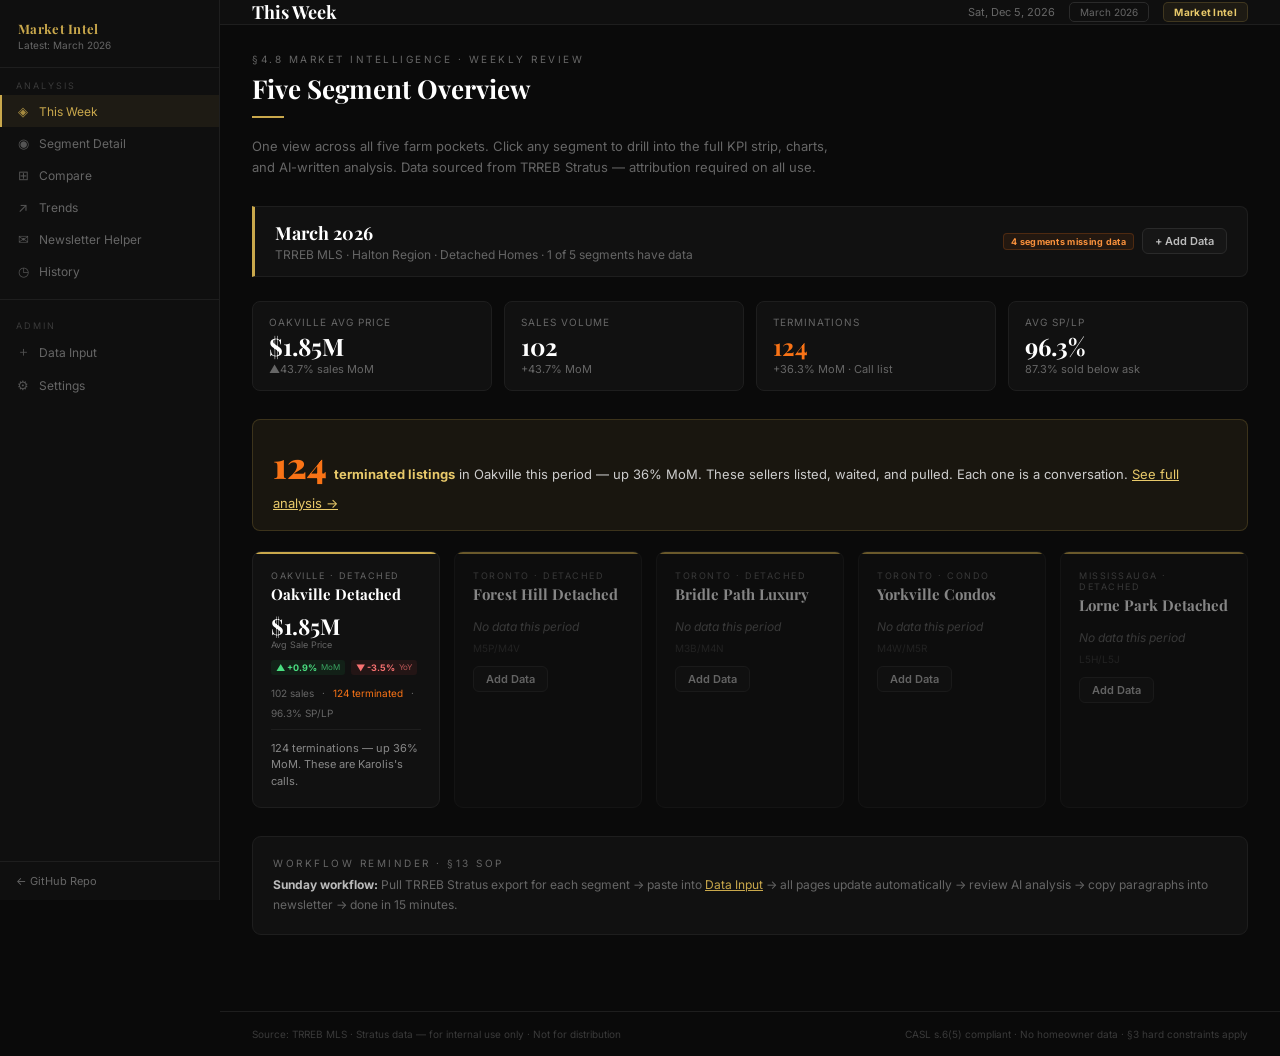
<file: index.html>
<!DOCTYPE html>
<html lang="en">
<head>
<meta charset="UTF-8">
<title>Market Intel — This Week</title>
<meta name="viewport" content="width=device-width, initial-scale=1">
<link href="https://fonts.googleapis.com/css2?family=Playfair+Display:ital,wght@0,400;0,700;0,900&family=Inter:wght@300;400;500;600;700&display=swap" rel="stylesheet">
<link rel="stylesheet" href="shared.css">
<style>
.week-header {
  background: var(--card);
  border: 1px solid var(--border);
  border-left: 3px solid var(--gold);
  border-radius: 0 8px 8px 0;
  padding: 14px 20px;
  margin-bottom: 24px;
  display: flex;
  align-items: center;
  justify-content: space-between;
}
.week-header-left h3 {
  font-family: 'Playfair Display', serif;
  font-size: 18px;
  font-weight: 700;
  color: #fff;
}
.week-header-left p { font-size: 12px; color: var(--muted); margin-top: 2px; }
.summary-strip {
  display: grid;
  grid-template-columns: repeat(4, 1fr);
  gap: 12px;
  margin-bottom: 28px;
}
.summary-card {
  background: var(--card);
  border: 1px solid var(--border);
  border-radius: 8px;
  padding: 14px 16px;
}
.summary-card-label { font-size: 10px; color: var(--muted); letter-spacing: 1px; text-transform: uppercase; margin-bottom: 6px; }
.summary-card-val {
  font-family: 'Playfair Display', serif;
  font-size: 24px;
  font-weight: 700;
  color: #fff;
  line-height: 1;
}
.summary-card-sub { font-size: 11px; color: var(--muted); margin-top: 4px; }
.no-data-banner {
  background: rgba(249,115,22,.06);
  border: 1px solid rgba(249,115,22,.2);
  border-radius: 8px;
  padding: 14px 20px;
  font-size: 13px;
  color: #fb923c;
  margin-bottom: 20px;
  display: flex;
  align-items: center;
  gap: 10px;
}
.alert-count {
  font-family: 'Playfair Display', serif;
  font-size: 36px;
  font-weight: 900;
  color: var(--orange);
  margin-right: 4px;
}
</style>
</head>
<body>
<div id="sidebar"></div>
<div class="main">
  <div class="topbar">
    <div class="page-title">This Week</div>
    <div class="topbar-right">
      <span class="tb-date" id="tb-date"></span>
      <span class="week-badge" id="week-label">Loading…</span>
      <span class="system-badge">Market Intel</span>
    </div>
  </div>
  <div class="content">
    <div class="page-header">
      <div class="sec-label">§4.8 Market Intelligence · Weekly Review</div>
      <h2>Five Segment Overview</h2>
      <div class="gold-bar"></div>
      <p>One view across all five farm pockets. Click any segment to drill into the full KPI strip, charts, and AI-written analysis. Data sourced from TRREB Stratus — attribution required on all use.</p>
    </div>

    <div id="week-header-area"></div>
    <div id="summary-strip-area"></div>
    <div id="alert-area"></div>

    <div id="segment-grid-area"></div>

    <div class="card mt-16">
      <div class="sec-label" style="margin-bottom:6px">Workflow Reminder · §13 SOP</div>
      <p style="font-size:12px;color:var(--muted);line-height:1.6">
        <strong style="color:#bbb">Sunday workflow:</strong> Pull TRREB Stratus export for each segment →
        paste into <a href="input.html" style="color:var(--gold)">Data Input</a> →
        all pages update automatically → review AI analysis →
        copy paragraphs into newsletter → done in 15 minutes.
      </p>
    </div>
  </div>
  <footer class="page-footer">
    <span>Source: TRREB MLS · Stratus data — for internal use only · Not for distribution</span>
    <span>CASL s.6(5) compliant · No homeowner data · §3 hard constraints apply</span>
  </footer>
</div>

<script src="shared.js"></script>
<script>
buildMISidebar('index');
setDate(document.getElementById('tb-date'));

const week = getLatestWeek();

// Week header
if (week) {
  document.getElementById('week-label').textContent = week.period_label;
  const segmentsWithData = Object.values(week.segments).filter(Boolean).length;
  document.getElementById('week-header-area').innerHTML = `
    <div class="week-header">
      <div class="week-header-left">
        <h3>${week.period_label}</h3>
        <p>${week.source || 'TRREB MLS'} · ${segmentsWithData} of 5 segments have data</p>
      </div>
      <div style="display:flex;gap:8px;align-items:center">
        ${segmentsWithData < 5 ? `<span class="badge badge-orange">${5 - segmentsWithData} segments missing data</span>` : '<span class="badge badge-green">All segments active</span>'}
        <a href="input.html" class="btn btn-sm">+ Add Data</a>
      </div>
    </div>`;

  // Summary strip — aggregate across segments with data
  const oakData = getSegmentData(week, 'oakville-detached');
  if (oakData) {
    const s = oakData.selected;
    const p = oakData.prior;
    const momVol = computeDelta(s.transactions, p?.transactions);
    const momTerm = computeDelta(s.terminations, p?.terminations);
    document.getElementById('summary-strip-area').innerHTML = `
      <div class="summary-strip">
        <div class="summary-card">
          <div class="summary-card-label">Oakville Avg Price</div>
          <div class="summary-card-val">${fmtCurrency(s.avg_price, true)}</div>
          <div class="summary-card-sub">${momVol != null ? (momVol >= 0 ? '▲' : '▼') + Math.abs(momVol).toFixed(1) + '% sales MoM' : '—'}</div>
        </div>
        <div class="summary-card">
          <div class="summary-card-label">Sales Volume</div>
          <div class="summary-card-val">${fmtNum(s.transactions)}</div>
          <div class="summary-card-sub">${momVol != null ? (momVol >= 0 ? '+' : '') + momVol.toFixed(1) + '% MoM' : '—'}</div>
        </div>
        <div class="summary-card">
          <div class="summary-card-label">Terminations</div>
          <div class="summary-card-val" style="color:var(--orange)">${fmtNum(s.terminations)}</div>
          <div class="summary-card-sub">${momTerm != null ? (momTerm >= 0 ? '+' : '') + momTerm.toFixed(1) + '% MoM · Call list' : '—'}</div>
        </div>
        <div class="summary-card">
          <div class="summary-card-label">Avg SP/LP</div>
          <div class="summary-card-val">${fmtPct(s.avg_splp)}</div>
          <div class="summary-card-sub">${fmtPct(s.pct_below_list)} sold below ask</div>
        </div>
      </div>`;

    if (s.terminations > 100) {
      document.getElementById('alert-area').innerHTML = `
        <div class="alert-box" style="margin-bottom:20px">
          <strong><span class="alert-count">${s.terminations}</span> terminated listings</strong> in Oakville this period — up ${momTerm != null ? Math.abs(momTerm).toFixed(0) + '%' : 'sharply'} MoM.
          These sellers listed, waited, and pulled. Each one is a conversation. <a href="segment.html?id=oakville-detached" style="color:var(--gold2)">See full analysis →</a>
        </div>`;
    }
  }
} else {
  document.getElementById('week-label').textContent = 'No data';
  document.getElementById('week-header-area').innerHTML = `
    <div class="no-data-banner">
      ⚠ No market data loaded yet. <a href="input.html" style="color:var(--gold);margin-left:6px">Add your first week's data →</a>
    </div>`;
}

// Segment tiles
const tilesEl = document.getElementById('segment-grid-area');
tilesEl.innerHTML = `<div class="segment-grid">${MI_SEGMENTS.map(seg => {
  const segData = week ? getSegmentData(week, seg.id) : null;
  if (!segData) {
    return `<div class="segment-tile no-data">
      <div class="tile-city">${seg.city} · ${seg.type}</div>
      <div class="tile-name">${seg.name}</div>
      <div class="tile-no-data">No data this period</div>
      <div style="font-size:10px;color:var(--muted2);margin-top:8px">${seg.postalCodes}</div>
      <div style="margin-top:12px"><a href="input.html" class="btn btn-sm">Add Data</a></div>
    </div>`;
  }
  const sel  = segData.selected;
  const prior = segData.prior;
  const momPrice = computeDelta(sel.avg_price, prior?.avg_price);
  const momVol   = computeDelta(sel.transactions, prior?.transactions);
  const yoyPrice = computeDelta(sel.avg_price, segData.same_period_last_year?.avg_price);
  const insight  = generateTileInsight(segData);
  return `<a class="segment-tile" href="segment.html?id=${seg.id}">
    <div class="tile-city">${seg.city} · ${seg.type}</div>
    <div class="tile-name">${seg.name}</div>
    <div class="tile-kpi-val">${fmtCurrency(sel.avg_price, true)}</div>
    <div class="tile-kpi-label">Avg Sale Price</div>
    <div class="tile-deltas">
      ${deltaChip(momPrice, true, 'MoM')}
      ${deltaChip(yoyPrice, true, 'YoY')}
    </div>
    <div style="display:flex;gap:8px;margin-bottom:10px;flex-wrap:wrap">
      <span style="font-size:10px;color:var(--muted)">${fmtNum(sel.transactions)} sales</span>
      <span style="font-size:10px;color:var(--muted)">·</span>
      <span style="font-size:10px;color:${sel.terminations>100?'var(--orange)':'var(--muted)'}">${fmtNum(sel.terminations)} terminated</span>
      <span style="font-size:10px;color:var(--muted)">·</span>
      <span style="font-size:10px;color:var(--muted)">${fmtPct(sel.avg_splp)} SP/LP</span>
    </div>
    <div class="tile-takeaway">${insight}</div>
  </a>`;
}).join('')}</div>`;
</script>
</body>
</html>
</file>
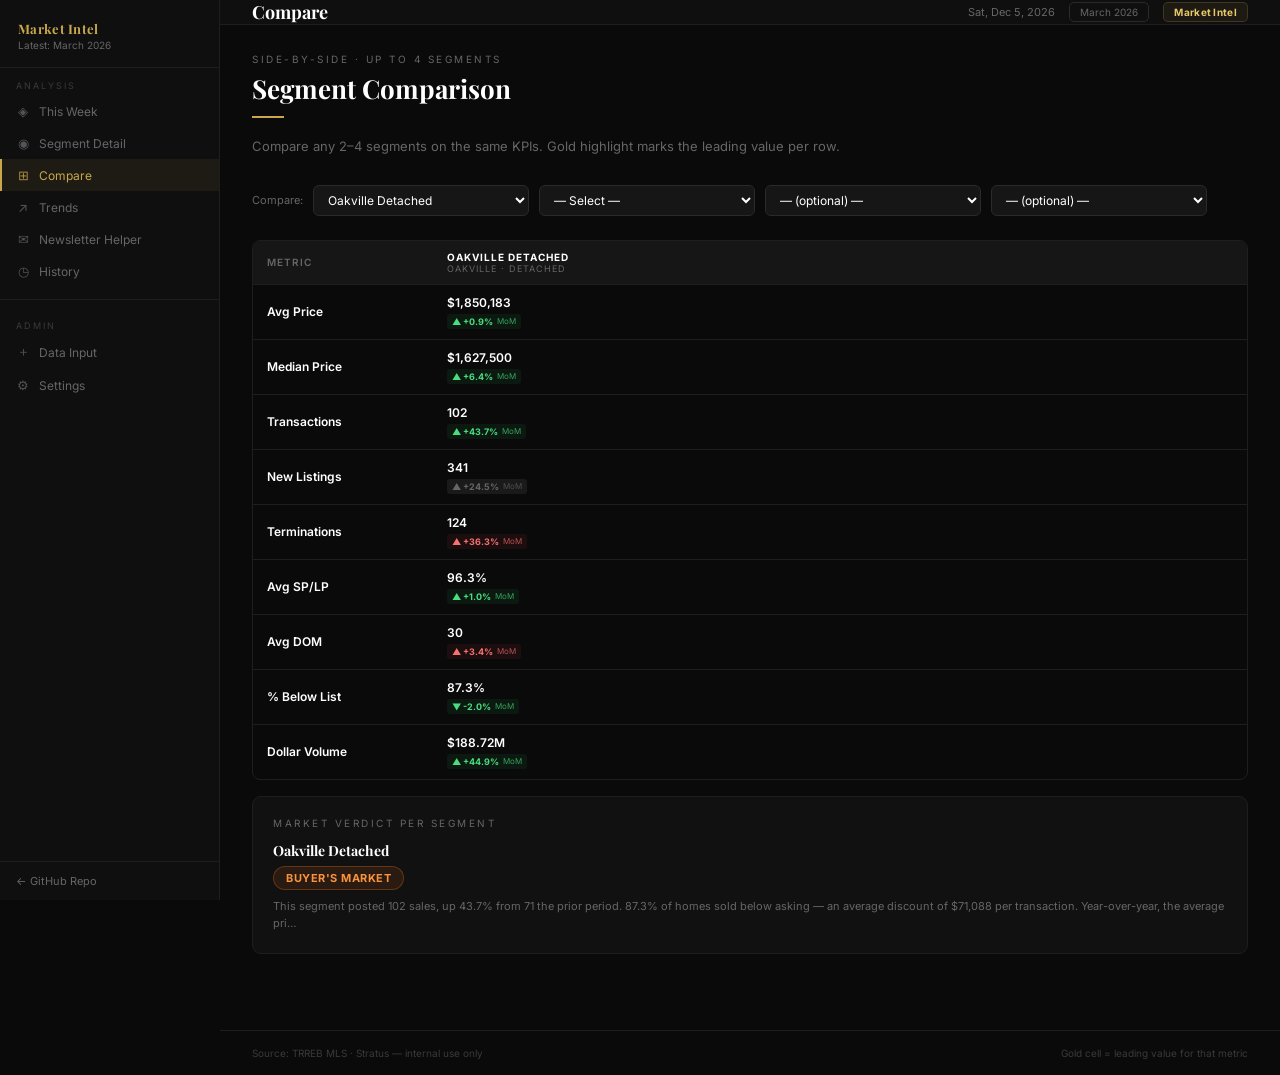
<file: compare.html>
<!DOCTYPE html>
<html lang="en">
<head>
<meta charset="UTF-8">
<title>Market Intel — Compare</title>
<meta name="viewport" content="width=device-width, initial-scale=1">
<link href="https://fonts.googleapis.com/css2?family=Playfair+Display:ital,wght@0,400;0,700;0,900&family=Inter:wght@300;400;500;600;700&display=swap" rel="stylesheet">
<link rel="stylesheet" href="shared.css">
<style>
.compare-picker { display: flex; gap: 10px; align-items: center; flex-wrap: wrap; margin-bottom: 24px; }
.compare-picker label { font-size: 11px; color: var(--muted); }
.compare-picker select { background: var(--card2); border: 1px solid var(--border2); border-radius: 6px; padding: 6px 10px; color: #fff; font-size: 12px; font-family: 'Inter',sans-serif; outline: none; cursor: pointer; }
.compare-picker select:focus { border-color: var(--gold); }
.best-cell { background: rgba(201,168,76,.06); }
</style>
</head>
<body>
<div id="sidebar"></div>
<div class="main">
  <div class="topbar">
    <div class="page-title">Compare</div>
    <div class="topbar-right">
      <span class="tb-date" id="tb-date"></span>
      <span class="week-badge" id="week-label">—</span>
      <span class="system-badge">Market Intel</span>
    </div>
  </div>
  <div class="content">
    <div class="page-header">
      <div class="sec-label">Side-by-side · Up to 4 segments</div>
      <h2>Segment Comparison</h2>
      <div class="gold-bar"></div>
      <p>Compare any 2–4 segments on the same KPIs. Gold highlight marks the leading value per row.</p>
    </div>

    <div class="compare-picker">
      <label>Compare:</label>
      <select id="sel-a" onchange="renderCompare()"><option value="">— Select —</option></select>
      <select id="sel-b" onchange="renderCompare()"><option value="">— Select —</option></select>
      <select id="sel-c" onchange="renderCompare()"><option value="">— (optional) —</option></select>
      <select id="sel-d" onchange="renderCompare()"><option value="">— (optional) —</option></select>
    </div>

    <div id="compare-area"></div>
  </div>
  <footer class="page-footer">
    <span>Source: TRREB MLS · Stratus — internal use only</span>
    <span>Gold cell = leading value for that metric</span>
  </footer>
</div>

<script src="shared.js"></script>
<script>
buildMISidebar('compare');
setDate(document.getElementById('tb-date'));

const week = getLatestWeek();
if (week) document.getElementById('week-label').textContent = week.period_label;

// Populate selects with segments that have data
MI_SEGMENTS.forEach(seg => {
  const hasData = week && getSegmentData(week, seg.id) != null;
  const opt = `<option value="${seg.id}" ${!hasData ? 'disabled' : ''}>${seg.name}${!hasData ? ' (no data)' : ''}</option>`;
  ['sel-a','sel-b','sel-c','sel-d'].forEach(id => {
    document.getElementById(id).insertAdjacentHTML('beforeend', opt);
  });
});

// Default: select Oakville
document.getElementById('sel-a').value = 'oakville-detached';
renderCompare();

function renderCompare() {
  const ids = ['sel-a','sel-b','sel-c','sel-d'].map(id => document.getElementById(id).value).filter(Boolean);
  const el = document.getElementById('compare-area');

  if (ids.length < 1) {
    el.innerHTML = `<div class="empty-state"><div class="empty-state-icon">⊞</div><div class="empty-state-title">Select at least 2 segments</div></div>`;
    return;
  }

  const columns = ids.map(id => {
    const segMeta = MI_SEGMENTS.find(s => s.id === id);
    const segData = week ? getSegmentData(week, id) : null;
    return { id, segMeta, segData };
  }).filter(c => c.segData);

  if (columns.length < 1) {
    el.innerHTML = `<div class="empty-state"><div class="empty-state-title">No data for selected segments</div><div class="empty-state-sub">Add data via <a href="input.html" style="color:var(--gold)">Data Input</a></div></div>`;
    return;
  }

  // Render comparison table
  el.innerHTML = `<div class="tbl-wrap"><table>
    <thead><tr>
      <th style="width:180px">Metric</th>
      ${columns.map(c => `<th>
        <div style="font-weight:700;color:#fff">${c.segMeta.name}</div>
        <div style="font-size:9px;color:var(--muted);font-weight:400">${c.segMeta.city} · ${c.segMeta.type}</div>
      </th>`).join('')}
    </tr></thead>
    <tbody>
      ${MI_KPIS.map(kpi => {
        const values = columns.map(c => c.segData.selected[kpi.key]);
        const validVals = values.filter(v => v != null);
        let bestVal = null;
        if (validVals.length > 1 && kpi.higherIsBetter !== null) {
          bestVal = kpi.higherIsBetter ? Math.max(...validVals) : Math.min(...validVals);
        }
        return `<tr>
          <td class="td-main">${kpi.label}</td>
          ${columns.map(c => {
            const val = c.segData.selected[kpi.key];
            const prior = c.segData.prior;
            const mom = computeDelta(val, prior?.[kpi.key]);
            const isBest = bestVal != null && val === bestVal;
            return `<td ${isBest ? 'class="best-cell"' : ''}>
              <div style="font-weight:600;color:${isBest ? 'var(--gold2)' : '#fff'}">${fmtVal(val, kpi.format)}</div>
              ${mom != null ? `<div style="margin-top:3px">${deltaChip(mom, kpi.higherIsBetter, 'MoM')}</div>` : ''}
            </td>`;
          }).join('')}
        </tr>`;
      }).join('')}
    </tbody>
  </table></div>

  <!-- Verdict row -->
  <div class="card mt-16">
    <div class="sec-label" style="margin-bottom:12px">Market Verdict per Segment</div>
    <div style="display:grid;grid-template-columns:repeat(${columns.length},1fr);gap:14px">
      ${columns.map(c => {
        const sel = c.segData.selected;
        const buyerMarket = sel.avg_splp < 97.5 && sel.pct_below_list > 75;
        const n = generateNarrative(c.segData);
        return `<div>
          <div style="font-family:'Playfair Display',serif;font-size:14px;font-weight:700;color:#fff;margin-bottom:6px">${c.segMeta.name}</div>
          <div class="verdict-pill ${buyerMarket ? 'verdict-buyer' : 'verdict-seller'}" style="display:inline-block;margin-bottom:8px">${buyerMarket ? "Buyer's Market" : "Seller's Market"}</div>
          <div style="font-size:11px;color:var(--muted);line-height:1.6">${n ? n.execSummary.slice(0, 180) + '…' : '—'}</div>
        </div>`;
      }).join('')}
    </div>
  </div>`;
}
</script>
<style>
.verdict-pill { font-size:11px;font-weight:700;padding:4px 12px;border-radius:100px;letter-spacing:.5px;text-transform:uppercase; }
.verdict-buyer { background:rgba(249,115,22,.1);border:1px solid rgba(249,115,22,.3);color:#fb923c; }
.verdict-seller { background:var(--green-dim);border:1px solid rgba(34,197,94,.3);color:#4ade80; }
</style>
</body>
</html>
</file>
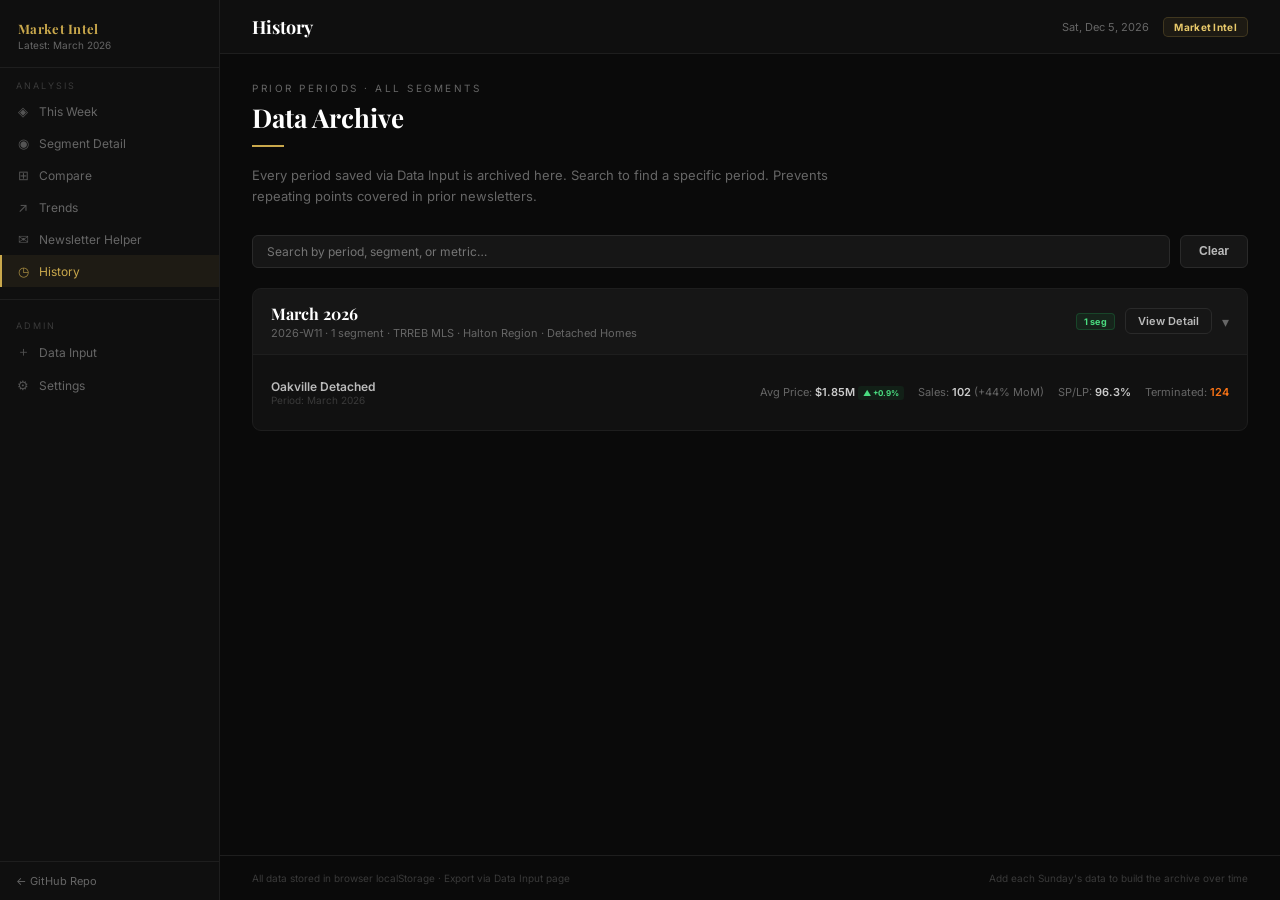
<file: history.html>
<!DOCTYPE html>
<html lang="en">
<head>
<meta charset="UTF-8">
<title>Market Intel — History</title>
<meta name="viewport" content="width=device-width, initial-scale=1">
<link href="https://fonts.googleapis.com/css2?family=Playfair+Display:ital,wght@0,400;0,700;0,900&family=Inter:wght@300;400;500;600;700&display=swap" rel="stylesheet">
<link rel="stylesheet" href="shared.css">
<style>
.history-search { display: flex; gap: 10px; margin-bottom: 20px; }
.history-search input {
  flex: 1;
  background: var(--card2);
  border: 1px solid var(--border2);
  border-radius: 6px;
  padding: 8px 14px;
  color: #fff;
  font-size: 12px;
  font-family: 'Inter', sans-serif;
  outline: none;
}
.history-search input:focus { border-color: var(--gold); }
.history-week-card { background: var(--card); border: 1px solid var(--border); border-radius: 9px; overflow: hidden; margin-bottom: 12px; }
.history-week-header { padding: 14px 18px; display: flex; align-items: center; justify-content: space-between; cursor: pointer; border-bottom: 1px solid transparent; transition: background .15s; }
.history-week-header:hover { background: rgba(255,255,255,.02); }
.history-week-header.open { border-bottom-color: var(--border); background: rgba(255,255,255,.02); }
.history-week-period { font-family: 'Playfair Display', serif; font-size: 16px; font-weight: 700; color: #fff; }
.history-week-meta { font-size: 11px; color: var(--muted); margin-top: 2px; }
.history-week-body { padding: 16px 18px; display: none; }
.history-week-body.open { display: block; }
.history-seg-row { display: flex; justify-content: space-between; align-items: center; padding: 8px 0; border-bottom: 1px solid var(--border); }
.history-seg-row:last-child { border-bottom: none; }
.history-seg-name { font-size: 12px; font-weight: 600; color: #bbb; }
.history-seg-kpis { display: flex; gap: 14px; }
.history-seg-kpi { font-size: 11px; color: var(--muted); }
.history-seg-kpi strong { color: #ccc; font-weight: 600; }
</style>
</head>
<body>
<div id="sidebar"></div>
<div class="main">
  <div class="topbar">
    <div class="page-title">History</div>
    <div class="topbar-right">
      <span class="tb-date" id="tb-date"></span>
      <span class="system-badge">Market Intel</span>
    </div>
  </div>
  <div class="content">
    <div class="page-header">
      <div class="sec-label">Prior Periods · All Segments</div>
      <h2>Data Archive</h2>
      <div class="gold-bar"></div>
      <p>Every period saved via Data Input is archived here. Search to find a specific period. Prevents repeating points covered in prior newsletters.</p>
    </div>

    <div class="history-search">
      <input type="text" id="search-input" placeholder="Search by period, segment, or metric…" oninput="filterHistory()">
      <button class="btn" onclick="document.getElementById('search-input').value=''; filterHistory()">Clear</button>
    </div>

    <div id="history-list"></div>
  </div>
  <footer class="page-footer">
    <span>All data stored in browser localStorage · Export via Data Input page</span>
    <span>Add each Sunday's data to build the archive over time</span>
  </footer>
</div>

<script src="shared.js"></script>
<script>
buildMISidebar('history');
setDate(document.getElementById('tb-date'));

let allWeeks = getAllWeeks();
let filteredWeeks = allWeeks;

function filterHistory() {
  const q = document.getElementById('search-input').value.toLowerCase();
  filteredWeeks = q ? allWeeks.filter(w =>
    w.period_label.toLowerCase().includes(q) ||
    w.week.toLowerCase().includes(q) ||
    (w.source && w.source.toLowerCase().includes(q))
  ) : allWeeks;
  renderHistory();
}

function toggleWeek(weekKey) {
  const body = document.getElementById(`hbody-${weekKey.replace(/\W/g,'')}`);
  const header = document.getElementById(`hhead-${weekKey.replace(/\W/g,'')}`);
  if (body) {
    const open = body.classList.toggle('open');
    header.classList.toggle('open', open);
  }
}

function renderHistory() {
  const el = document.getElementById('history-list');
  if (filteredWeeks.length === 0) {
    el.innerHTML = `<div class="empty-state">
      <div class="empty-state-icon">◷</div>
      <div class="empty-state-title">No matching periods</div>
      <div class="empty-state-sub">Add market data via <a href="input.html" style="color:var(--gold)">Data Input</a> each week.</div>
    </div>`;
    return;
  }

  el.innerHTML = filteredWeeks.map(week => {
    const safeKey = week.week.replace(/\W/g,'');
    const segsWithData = Object.values(week.segments || {}).filter(Boolean);
    return `<div class="history-week-card">
      <div class="history-week-header" id="hhead-${safeKey}" onclick="toggleWeek('${week.week}')">
        <div>
          <div class="history-week-period">${week.period_label}</div>
          <div class="history-week-meta">${week.week} · ${segsWithData.length} segment${segsWithData.length !== 1 ? 's' : ''} · ${week.source || 'TRREB MLS'}</div>
        </div>
        <div style="display:flex;gap:10px;align-items:center">
          ${segsWithData.length > 0 ? `<span class="badge badge-green">${segsWithData.length} seg</span>` : ''}
          <a href="segment.html" class="btn btn-sm" onclick="event.stopPropagation()">View Detail</a>
          <span style="font-size:14px;color:var(--muted)">▾</span>
        </div>
      </div>
      <div class="history-week-body" id="hbody-${safeKey}">
        ${segsWithData.length === 0 ? `<div style="font-size:12px;color:var(--muted);padding:8px 0">No segment data recorded for this period.</div>` :
          segsWithData.map(seg => {
            const s = seg.selected;
            const p = seg.prior;
            const momPrice = computeDelta(s.avg_price, p?.avg_price);
            const momVol   = computeDelta(s.transactions, p?.transactions);
            return `<div class="history-seg-row">
              <div>
                <div class="history-seg-name">${seg.segment_name}</div>
                <div style="font-size:10px;color:var(--muted2)">Period: ${week.period_label}</div>
              </div>
              <div class="history-seg-kpis">
                <div class="history-seg-kpi">Avg Price: <strong>${fmtCurrency(s.avg_price, true)}</strong>${momPrice != null ? ` <span class="delta-chip ${momPrice >= 0 ? 'delta-up' : 'delta-down'}" style="font-size:8px">${deltaArrow(momPrice)} ${fmtDelta(momPrice)}</span>` : ''}</div>
                <div class="history-seg-kpi">Sales: <strong>${fmtNum(s.transactions)}</strong>${momVol != null ? ` (${momVol >= 0 ? '+' : ''}${momVol.toFixed(0)}% MoM)` : ''}</div>
                <div class="history-seg-kpi">SP/LP: <strong>${fmtPct(s.avg_splp)}</strong></div>
                <div class="history-seg-kpi">Terminated: <strong style="color:var(--orange)">${fmtNum(s.terminations)}</strong></div>
              </div>
            </div>`;
          }).join('')
        }
      </div>
    </div>`;
  }).join('');

  // Auto-open first week
  if (filteredWeeks.length > 0) {
    toggleWeek(filteredWeeks[0].week);
  }
}

renderHistory();
</script>
</body>
</html>
</file>
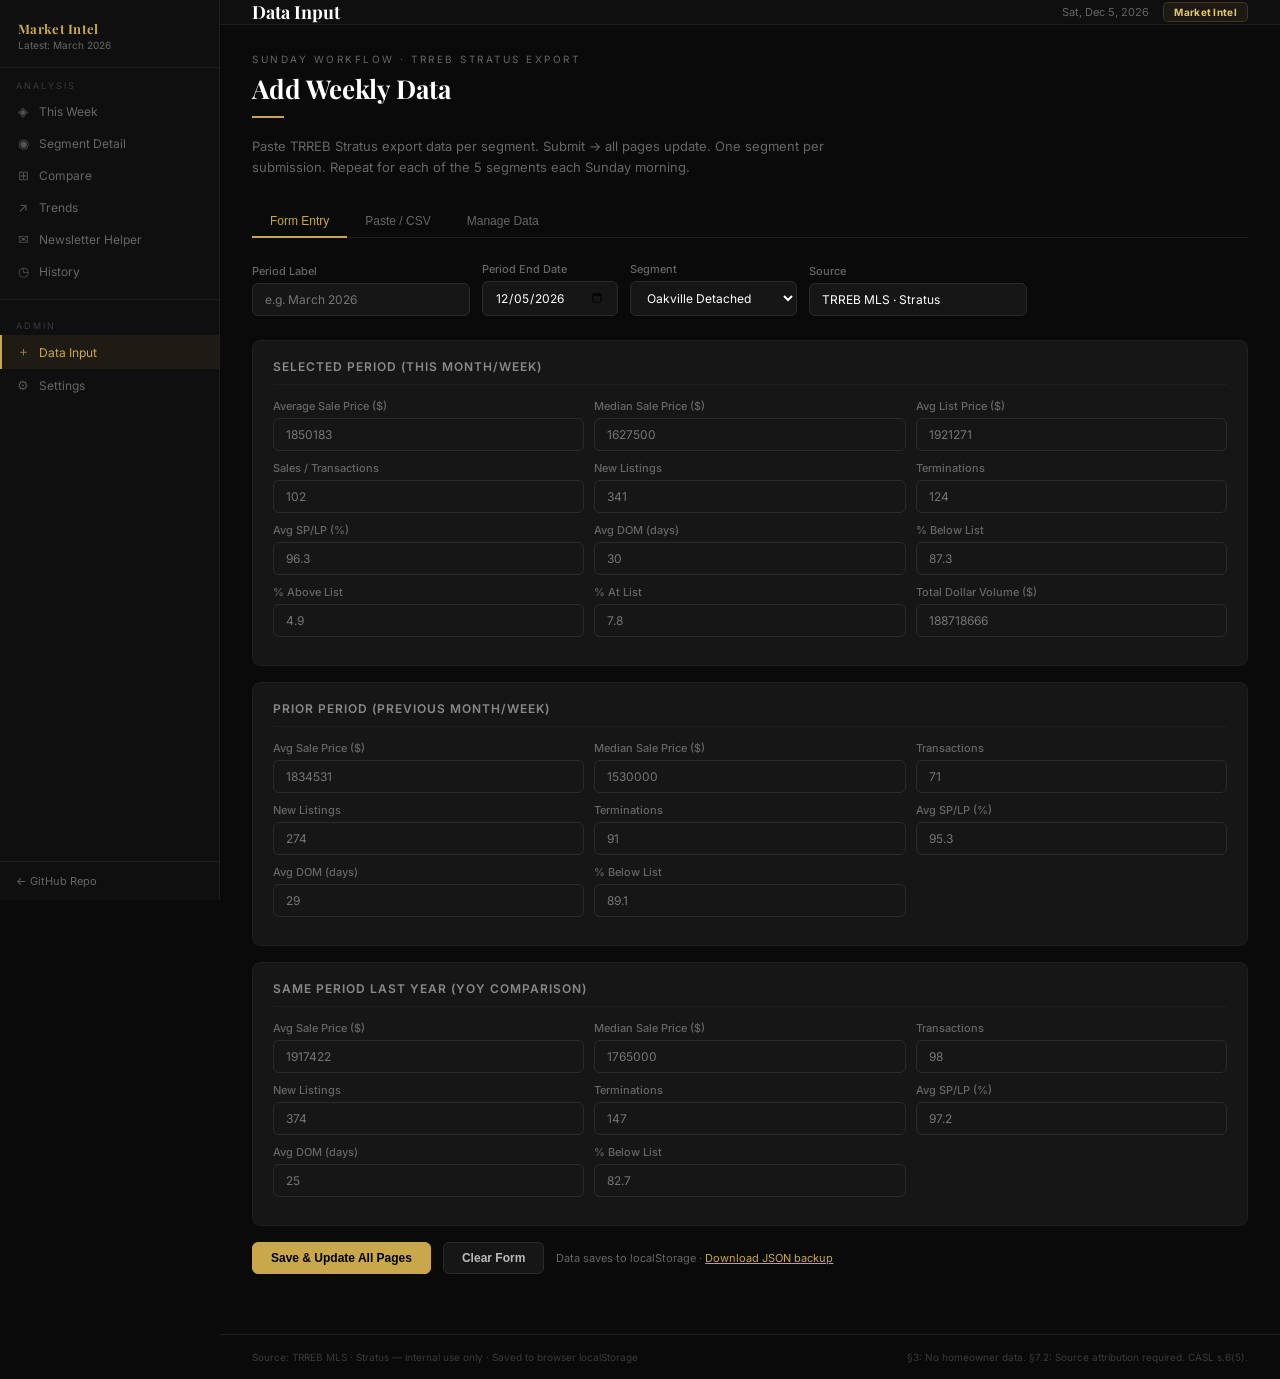
<file: input.html>
<!DOCTYPE html>
<html lang="en">
<head>
<meta charset="UTF-8">
<title>Market Intel — Data Input</title>
<meta name="viewport" content="width=device-width, initial-scale=1">
<link href="https://fonts.googleapis.com/css2?family=Playfair+Display:ital,wght@0,400;0,700;0,900&family=Inter:wght@300;400;500;600;700&display=swap" rel="stylesheet">
<link rel="stylesheet" href="shared.css">
<style>
.input-tabs { display: flex; gap: 0; border-bottom: 1px solid var(--border); margin-bottom: 24px; }
.input-tab { padding: 8px 18px; font-size: 12px; font-weight: 500; color: var(--muted); cursor: pointer; background: none; border: none; border-bottom: 2px solid transparent; margin-bottom: -1px; transition: all .15s; }
.input-tab:hover { color: #bbb; }
.input-tab.active { color: var(--gold); border-bottom-color: var(--gold); }
.success-bar {
  display: none;
  background: var(--green-dim);
  border: 1px solid rgba(34,197,94,.3);
  border-radius: 8px;
  padding: 12px 18px;
  font-size: 13px;
  color: #4ade80;
  margin-bottom: 20px;
  align-items: center;
  gap: 10px;
}
.success-bar.show { display: flex; }
.period-selector { display: flex; gap: 12px; align-items: flex-end; margin-bottom: 24px; flex-wrap: wrap; }
.sub-section { background: var(--card2); border: 1px solid var(--border); border-radius: 8px; padding: 18px 20px; margin-bottom: 16px; }
.sub-section-title { font-size: 12px; font-weight: 600; color: #888; letter-spacing: 1px; text-transform: uppercase; margin-bottom: 14px; border-bottom: 1px solid var(--border); padding-bottom: 10px; }
.paste-area {
  background: var(--card2);
  border: 1px solid var(--border2);
  border-radius: 6px;
  padding: 12px;
  color: #fff;
  font-size: 11px;
  font-family: 'SF Mono', 'Fira Code', monospace;
  width: 100%;
  min-height: 140px;
  outline: none;
  resize: vertical;
  line-height: 1.6;
}
.paste-area:focus { border-color: var(--gold); }
.field-row { display: grid; grid-template-columns: 1fr 1fr 1fr; gap: 10px; margin-bottom: 10px; }
</style>
</head>
<body>
<div id="sidebar"></div>
<div class="main">
  <div class="topbar">
    <div class="page-title">Data Input</div>
    <div class="topbar-right">
      <span class="tb-date" id="tb-date"></span>
      <span class="system-badge">Market Intel</span>
    </div>
  </div>
  <div class="content">
    <div class="page-header">
      <div class="sec-label">Sunday Workflow · TRREB Stratus Export</div>
      <h2>Add Weekly Data</h2>
      <div class="gold-bar"></div>
      <p>Paste TRREB Stratus export data per segment. Submit → all pages update. One segment per submission. Repeat for each of the 5 segments each Sunday morning.</p>
    </div>

    <div id="success-bar" class="success-bar">✓ Data saved. All pages will reflect the new week.</div>

    <div class="input-tabs">
      <button class="input-tab active" onclick="switchInputTab('form', this)">Form Entry</button>
      <button class="input-tab" onclick="switchInputTab('paste', this)">Paste / CSV</button>
      <button class="input-tab" onclick="switchInputTab('manage', this)">Manage Data</button>
    </div>

    <!-- FORM ENTRY TAB -->
    <div id="tab-form">
      <div class="period-selector">
        <div class="form-group">
          <label class="form-label">Period Label</label>
          <input class="form-input" id="f-period-label" placeholder="e.g. March 2026" type="text">
        </div>
        <div class="form-group">
          <label class="form-label">Period End Date</label>
          <input class="form-input" id="f-period-end" type="date">
        </div>
        <div class="form-group">
          <label class="form-label">Segment</label>
          <select class="form-select" id="f-segment">
            ${MI_SEGMENTS ? '' : ''}
          </select>
        </div>
        <div class="form-group">
          <label class="form-label">Source</label>
          <input class="form-input" id="f-source" value="TRREB MLS · Stratus" type="text">
        </div>
      </div>

      <!-- Selected Period -->
      <div class="sub-section">
        <div class="sub-section-title">Selected Period (This Month/Week)</div>
        <div class="field-row">
          <div class="form-group"><label class="form-label">Average Sale Price ($)</label><input class="form-input" id="f-avg-price" type="number" placeholder="1850183"></div>
          <div class="form-group"><label class="form-label">Median Sale Price ($)</label><input class="form-input" id="f-med-price" type="number" placeholder="1627500"></div>
          <div class="form-group"><label class="form-label">Avg List Price ($)</label><input class="form-input" id="f-avg-list" type="number" placeholder="1921271"></div>
        </div>
        <div class="field-row">
          <div class="form-group"><label class="form-label">Sales / Transactions</label><input class="form-input" id="f-trans" type="number" placeholder="102"></div>
          <div class="form-group"><label class="form-label">New Listings</label><input class="form-input" id="f-listings" type="number" placeholder="341"></div>
          <div class="form-group"><label class="form-label">Terminations</label><input class="form-input" id="f-term" type="number" placeholder="124"></div>
        </div>
        <div class="field-row">
          <div class="form-group"><label class="form-label">Avg SP/LP (%)</label><input class="form-input" id="f-splp" type="number" step="0.1" placeholder="96.3"></div>
          <div class="form-group"><label class="form-label">Avg DOM (days)</label><input class="form-input" id="f-dom" type="number" placeholder="30"></div>
          <div class="form-group"><label class="form-label">% Below List</label><input class="form-input" id="f-below" type="number" step="0.1" placeholder="87.3"></div>
        </div>
        <div class="field-row">
          <div class="form-group"><label class="form-label">% Above List</label><input class="form-input" id="f-above" type="number" step="0.1" placeholder="4.9"></div>
          <div class="form-group"><label class="form-label">% At List</label><input class="form-input" id="f-at" type="number" step="0.1" placeholder="7.8"></div>
          <div class="form-group"><label class="form-label">Total Dollar Volume ($)</label><input class="form-input" id="f-dollarvol" type="number" placeholder="188718666"></div>
        </div>
      </div>

      <!-- Prior Period -->
      <div class="sub-section">
        <div class="sub-section-title">Prior Period (Previous Month/Week)</div>
        <div class="field-row">
          <div class="form-group"><label class="form-label">Avg Sale Price ($)</label><input class="form-input" id="p-avg-price" type="number" placeholder="1834531"></div>
          <div class="form-group"><label class="form-label">Median Sale Price ($)</label><input class="form-input" id="p-med-price" type="number" placeholder="1530000"></div>
          <div class="form-group"><label class="form-label">Transactions</label><input class="form-input" id="p-trans" type="number" placeholder="71"></div>
        </div>
        <div class="field-row">
          <div class="form-group"><label class="form-label">New Listings</label><input class="form-input" id="p-listings" type="number" placeholder="274"></div>
          <div class="form-group"><label class="form-label">Terminations</label><input class="form-input" id="p-term" type="number" placeholder="91"></div>
          <div class="form-group"><label class="form-label">Avg SP/LP (%)</label><input class="form-input" id="p-splp" type="number" step="0.1" placeholder="95.3"></div>
        </div>
        <div class="field-row">
          <div class="form-group"><label class="form-label">Avg DOM (days)</label><input class="form-input" id="p-dom" type="number" placeholder="29"></div>
          <div class="form-group"><label class="form-label">% Below List</label><input class="form-input" id="p-below" type="number" step="0.1" placeholder="89.1"></div>
          <div class="form-group"></div>
        </div>
      </div>

      <!-- Same Period Last Year -->
      <div class="sub-section">
        <div class="sub-section-title">Same Period Last Year (YoY Comparison)</div>
        <div class="field-row">
          <div class="form-group"><label class="form-label">Avg Sale Price ($)</label><input class="form-input" id="y-avg-price" type="number" placeholder="1917422"></div>
          <div class="form-group"><label class="form-label">Median Sale Price ($)</label><input class="form-input" id="y-med-price" type="number" placeholder="1765000"></div>
          <div class="form-group"><label class="form-label">Transactions</label><input class="form-input" id="y-trans" type="number" placeholder="98"></div>
        </div>
        <div class="field-row">
          <div class="form-group"><label class="form-label">New Listings</label><input class="form-input" id="y-listings" type="number" placeholder="374"></div>
          <div class="form-group"><label class="form-label">Terminations</label><input class="form-input" id="y-term" type="number" placeholder="147"></div>
          <div class="form-group"><label class="form-label">Avg SP/LP (%)</label><input class="form-input" id="y-splp" type="number" step="0.1" placeholder="97.2"></div>
        </div>
        <div class="field-row">
          <div class="form-group"><label class="form-label">Avg DOM (days)</label><input class="form-input" id="y-dom" type="number" placeholder="25"></div>
          <div class="form-group"><label class="form-label">% Below List</label><input class="form-input" id="y-below" type="number" step="0.1" placeholder="82.7"></div>
          <div class="form-group"></div>
        </div>
      </div>

      <div style="display:flex;gap:12px;align-items:center;margin-top:8px">
        <button class="btn btn-gold" onclick="submitFormData()">Save &amp; Update All Pages</button>
        <button class="btn" onclick="clearForm()">Clear Form</button>
        <span style="font-size:11px;color:var(--muted)">Data saves to localStorage · <a href="#" onclick="downloadJSON(event)" style="color:var(--gold)">Download JSON backup</a></span>
      </div>
    </div>

    <!-- PASTE TAB -->
    <div id="tab-paste" style="display:none">
      <div class="card">
        <div class="sec-label" style="margin-bottom:8px">Paste Raw Stratus Data</div>
        <p style="font-size:12px;color:var(--muted);margin-bottom:16px;line-height:1.6">
          Paste your TRREB Stratus weekly stats export as tab-delimited text or CSV. The parser will extract the KPIs automatically. Rows must include: period label, metric name, selected value, prior value, SPLY value.
          If parsing fails, use the Form Entry tab above.
        </p>
        <div class="form-group" style="margin-bottom:14px">
          <label class="form-label">Segment</label>
          <select class="form-select" id="paste-segment" style="width:280px"></select>
        </div>
        <div class="form-group" style="margin-bottom:14px">
          <label class="form-label">Period Label</label>
          <input class="form-input" id="paste-period" placeholder="e.g. March 2026" style="width:280px">
        </div>
        <textarea class="paste-area" id="paste-data" placeholder="Paste TRREB Stratus export here…&#10;&#10;Example format:&#10;Avg Price&#9;$1,850,183&#9;$1,834,531&#9;$1,917,422&#10;Transactions&#9;102&#9;71&#9;98&#10;New Listings&#9;341&#9;274&#9;374&#10;Terminations&#9;124&#9;91&#9;147&#10;Avg SP/LP&#9;96.3%&#9;95.3%&#9;97.2%&#10;Avg DOM&#9;30&#9;29&#9;25"></textarea>
        <div style="margin-top:12px;display:flex;gap:10px">
          <button class="btn btn-gold" onclick="parsePasteData()">Parse &amp; Preview</button>
          <button class="btn" onclick="document.getElementById('paste-data').value=''">Clear</button>
        </div>
        <div id="paste-preview" style="margin-top:16px"></div>
      </div>
    </div>

    <!-- MANAGE TAB -->
    <div id="tab-manage" style="display:none">
      <div class="card">
        <div class="sec-label" style="margin-bottom:12px">Stored Periods</div>
        <div id="manage-list"></div>
        <div style="margin-top:20px;display:flex;gap:10px">
          <button class="btn" onclick="exportAllJSON()">Export All as JSON</button>
          <button class="btn" style="color:var(--red)" onclick="clearAllData()">Clear All Data</button>
        </div>
      </div>
    </div>

  </div>
  <footer class="page-footer">
    <span>Source: TRREB MLS · Stratus — internal use only · Saved to browser localStorage</span>
    <span>§3: No homeowner data. §7.2: Source attribution required. CASL s.6(5).</span>
  </footer>
</div>

<script src="shared.js"></script>
<script>
buildMISidebar('input');
setDate(document.getElementById('tb-date'));

// Populate segment selects
MI_SEGMENTS.forEach(seg => {
  const opt = `<option value="${seg.id}">${seg.name}</option>`;
  document.getElementById('f-segment').insertAdjacentHTML('beforeend', opt);
  document.getElementById('paste-segment').insertAdjacentHTML('beforeend', opt);
});
document.getElementById('f-period-end').valueAsDate = new Date();

function switchInputTab(tabId, btn) {
  ['form','paste','manage'].forEach(t => {
    document.getElementById(`tab-${t}`).style.display = t === tabId ? 'block' : 'none';
  });
  document.querySelectorAll('.input-tab').forEach(b => b.classList.remove('active'));
  btn.classList.add('active');
  if (tabId === 'manage') renderManage();
}

function readField(id) {
  const el = document.getElementById(id);
  if (!el) return null;
  const v = parseFloat(el.value);
  return isNaN(v) ? null : v;
}

function buildWeekKey(periodEnd) {
  const d = new Date(periodEnd || Date.now());
  const jan4 = new Date(d.getFullYear(), 0, 4);
  const weekNum = Math.ceil(((d - jan4) / 86400000 + jan4.getDay() + 1) / 7);
  return `${d.getFullYear()}-W${String(weekNum).padStart(2,'0')}`;
}

function submitFormData() {
  const segId     = document.getElementById('f-segment').value;
  const periodLabel = document.getElementById('f-period-label').value.trim();
  const periodEnd = document.getElementById('f-period-end').value;
  const source    = document.getElementById('f-source').value.trim();

  if (!segId || !periodLabel) { alert('Period label and segment are required.'); return; }

  const weekKey = buildWeekKey(periodEnd);

  const selected = {
    avg_price:           readField('f-avg-price'),
    median_price:        readField('f-med-price'),
    avg_list_price:      readField('f-avg-list'),
    transactions:        readField('f-trans'),
    new_listings:        readField('f-listings'),
    terminations:        readField('f-term'),
    avg_splp:            readField('f-splp'),
    avg_dom:             readField('f-dom'),
    pct_below_list:      readField('f-below'),
    pct_above_list:      readField('f-above'),
    pct_at_list:         readField('f-at'),
    total_dollar_volume: readField('f-dollarvol'),
  };

  const prior = {
    avg_price: readField('p-avg-price'), median_price: readField('p-med-price'),
    transactions: readField('p-trans'), new_listings: readField('p-listings'),
    terminations: readField('p-term'), avg_splp: readField('p-splp'),
    avg_dom: readField('p-dom'), pct_below_list: readField('p-below'),
  };

  const sply = {
    avg_price: readField('y-avg-price'), median_price: readField('y-med-price'),
    transactions: readField('y-trans'), new_listings: readField('y-listings'),
    terminations: readField('y-term'), avg_splp: readField('y-splp'),
    avg_dom: readField('y-dom'), pct_below_list: readField('y-below'),
  };

  // Load existing week or create new
  const stored = JSON.parse(localStorage.getItem('mi_weeks') || '{}');
  const existingWeek = stored[weekKey] || {
    week: weekKey, period_label: periodLabel, period_type: 'monthly',
    period_end: periodEnd, generated_at: new Date().toISOString().slice(0,10),
    source: source, segments: {}
  };
  existingWeek.segments[segId] = {
    segment_id: segId,
    segment_name: MI_SEGMENTS.find(s => s.id === segId)?.name || segId,
    sample_size_flag: (selected.transactions || 0) < 10,
    selected, prior, same_period_last_year: sply,
  };

  stored[weekKey] = existingWeek;
  localStorage.setItem('mi_weeks', JSON.stringify(stored));

  const bar = document.getElementById('success-bar');
  bar.textContent = `✓ ${MI_SEGMENTS.find(s=>s.id===segId)?.name} data saved for ${periodLabel}. All pages updated.`;
  bar.classList.add('show');
  setTimeout(() => bar.classList.remove('show'), 4000);
}

function clearForm() {
  document.querySelectorAll('#tab-form input[id]').forEach(el => { if (el.type !== 'date') el.value = ''; });
  document.getElementById('f-period-end').valueAsDate = new Date();
}

function parsePasteData() {
  const raw   = document.getElementById('paste-data').value.trim();
  const segId = document.getElementById('paste-segment').value;
  const period = document.getElementById('paste-period').value.trim() || 'Unknown Period';
  const preview = document.getElementById('paste-preview');

  if (!raw) { preview.innerHTML = `<div class="empty-state-sub" style="color:var(--red)">No data to parse.</div>`; return; }

  const MAP = {
    'avg price': 'avg_price', 'average price': 'avg_price',
    'median price': 'median_price', 'median sale price': 'median_price',
    'transactions': 'transactions', 'sales': 'transactions',
    'new listings': 'new_listings',
    'terminations': 'terminations', 'terminated': 'terminations',
    'avg sp/lp': 'avg_splp', 'sp/lp': 'avg_splp', 'average sp/lp': 'avg_splp',
    'avg dom': 'avg_dom', 'average dom': 'avg_dom', 'days on market': 'avg_dom',
    '% below list': 'pct_below_list', 'pct below list': 'pct_below_list',
  };

  const parseVal = v => parseFloat(String(v).replace(/[$,%]/g,'').replace(/,/g,'').trim()) || null;

  const result = { selected: {}, prior: {}, sply: {} };
  raw.split('\n').forEach(line => {
    const parts = line.split(/\t|,/).map(p => p.trim());
    if (parts.length < 2) return;
    const key = MAP[parts[0].toLowerCase()];
    if (!key) return;
    result.selected[key] = parseVal(parts[1]);
    if (parts[2]) result.prior[key]  = parseVal(parts[2]);
    if (parts[3]) result.sply[key]   = parseVal(parts[3]);
  });

  const count = Object.values(result.selected).filter(v => v != null).length;
  if (count === 0) {
    preview.innerHTML = `<div style="color:var(--red);font-size:12px">Parse failed — check format. Expected tab-separated rows: Metric[TAB]SelectedValue[TAB]PriorValue[TAB]SPLYValue</div>`;
    return;
  }

  preview.innerHTML = `<div class="card mt-16">
    <div class="sec-label" style="margin-bottom:10px">Parse Preview — ${count} fields detected</div>
    <div class="tbl-wrap"><table>
      <thead><tr><th>Field</th><th>Selected</th><th>Prior</th><th>SPLY</th></tr></thead>
      <tbody>${Object.keys(result.selected).filter(k => result.selected[k] != null).map(k =>
        `<tr><td>${k}</td><td style="color:#fff;font-weight:600">${result.selected[k]}</td><td style="color:var(--muted)">${result.prior[k] ?? '—'}</td><td style="color:var(--muted)">${result.sply[k] ?? '—'}</td></tr>`
      ).join('')}</tbody>
    </table></div>
    <div style="margin-top:12px">
      <button class="btn btn-gold" onclick="saveParsedData(${JSON.stringify(result).split('"').join("'")}, '${segId}', '${period}')">Save This Data</button>
    </div>
  </div>`;
}

function saveParsedData(result, segId, period) {
  const weekKey = buildWeekKey(new Date().toISOString().slice(0,10));
  const stored  = JSON.parse(localStorage.getItem('mi_weeks') || '{}');
  const seg     = MI_SEGMENTS.find(s => s.id === segId);
  const week    = stored[weekKey] || { week: weekKey, period_label: period, period_type: 'monthly', period_end: new Date().toISOString().slice(0,10), generated_at: new Date().toISOString().slice(0,10), source: 'TRREB MLS · Stratus', segments: {} };
  week.segments[segId] = { segment_id: segId, segment_name: seg?.name || segId, sample_size_flag: (result.selected.transactions || 0) < 10, selected: result.selected, prior: result.prior, same_period_last_year: result.sply };
  stored[weekKey] = week;
  localStorage.setItem('mi_weeks', JSON.stringify(stored));
  alert(`${seg?.name || segId} data saved for ${period}.`);
}

function renderManage() {
  const stored = JSON.parse(localStorage.getItem('mi_weeks') || '{}');
  const weeks  = Object.values(stored);
  const el     = document.getElementById('manage-list');
  if (weeks.length === 0) {
    el.innerHTML = `<div style="font-size:12px;color:var(--muted);font-style:italic">No stored periods. The March 2026 seed data is embedded in shared.js.</div>`;
    return;
  }
  el.innerHTML = weeks.sort((a,b) => b.week > a.week ? 1 : -1).map(w => {
    const segs = Object.values(w.segments||{}).filter(Boolean);
    return `<div style="display:flex;justify-content:space-between;align-items:center;padding:10px 0;border-bottom:1px solid var(--border)">
      <div>
        <div style="font-size:13px;font-weight:600;color:#fff">${w.period_label}</div>
        <div style="font-size:11px;color:var(--muted)">${w.week} · ${segs.length} segment(s)</div>
      </div>
      <div style="display:flex;gap:8px">
        <button class="btn btn-sm" onclick="deleteWeek('${w.week}')">Delete</button>
      </div>
    </div>`;
  }).join('');
}

function deleteWeek(weekKey) {
  if (!confirm(`Delete data for week ${weekKey}? This cannot be undone.`)) return;
  const stored = JSON.parse(localStorage.getItem('mi_weeks') || '{}');
  delete stored[weekKey];
  localStorage.setItem('mi_weeks', JSON.stringify(stored));
  renderManage();
}

function exportAllJSON() {
  const stored = localStorage.getItem('mi_weeks') || '{}';
  const blob = new Blob([stored], { type: 'application/json' });
  const a = document.createElement('a');
  a.href = URL.createObjectURL(blob);
  a.download = `market-intel-export-${new Date().toISOString().slice(0,10)}.json`;
  a.click();
}

function downloadJSON() {
  exportAllJSON();
}

function clearAllData() {
  if (!confirm('Delete ALL stored market data? Seed data (March 2026) remains in shared.js.')) return;
  localStorage.removeItem('mi_weeks');
  renderManage();
}
</script>
</body>
</html>
</file>
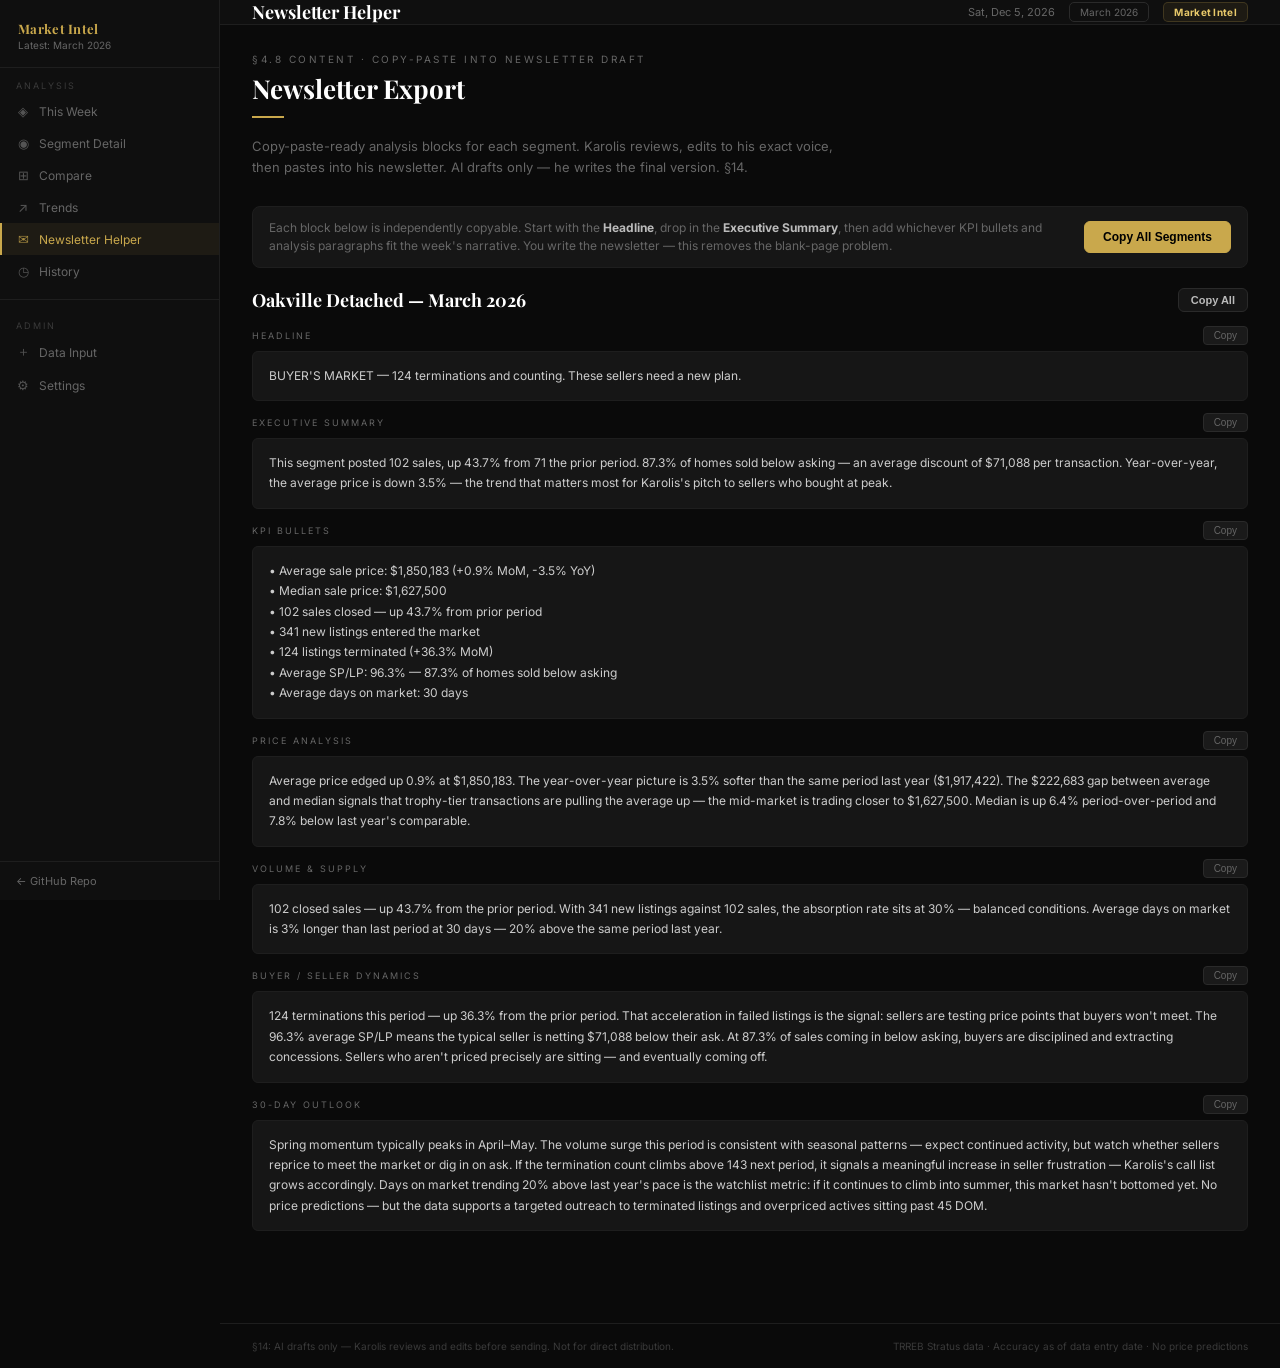
<file: newsletter.html>
<!DOCTYPE html>
<html lang="en">
<head>
<meta charset="UTF-8">
<title>Market Intel — Newsletter Helper</title>
<meta name="viewport" content="width=device-width, initial-scale=1">
<link href="https://fonts.googleapis.com/css2?family=Playfair+Display:ital,wght@0,400;0,700;0,900&family=Inter:wght@300;400;500;600;700&display=swap" rel="stylesheet">
<link rel="stylesheet" href="shared.css">
<style>
.copy-all-bar { display: flex; gap: 10px; align-items: center; padding: 12px 16px; background: var(--card2); border: 1px solid var(--border); border-radius: 8px; margin-bottom: 20px; }
.copy-all-bar p { font-size: 12px; color: var(--muted); flex: 1; line-height: 1.5; }
.seg-divider { height: 1px; background: var(--border); margin: 32px 0; }
</style>
</head>
<body>
<div id="sidebar"></div>
<div class="main">
  <div class="topbar">
    <div class="page-title">Newsletter Helper</div>
    <div class="topbar-right">
      <span class="tb-date" id="tb-date"></span>
      <span class="week-badge" id="week-label">—</span>
      <span class="system-badge">Market Intel</span>
    </div>
  </div>
  <div class="content">
    <div class="page-header">
      <div class="sec-label">§4.8 Content · Copy-paste into newsletter draft</div>
      <h2>Newsletter Export</h2>
      <div class="gold-bar"></div>
      <p>Copy-paste-ready analysis blocks for each segment. Karolis reviews, edits to his exact voice, then pastes into his newsletter. AI drafts only — he writes the final version. §14.</p>
    </div>

    <div class="copy-all-bar">
      <p>Each block below is independently copyable. Start with the <strong style="color:#bbb">Headline</strong>, drop in the <strong style="color:#bbb">Executive Summary</strong>, then add whichever KPI bullets and analysis paragraphs fit the week's narrative. You write the newsletter — this removes the blank-page problem.</p>
      <button class="btn btn-gold" onclick="copyAll()">Copy All Segments</button>
    </div>

    <div id="newsletter-content"></div>
  </div>
  <footer class="page-footer">
    <span>§14: AI drafts only — Karolis reviews and edits before sending. Not for direct distribution.</span>
    <span>TRREB Stratus data · Accuracy as of data entry date · No price predictions</span>
  </footer>
</div>

<script src="shared.js"></script>
<script>
buildMISidebar('newsletter');
setDate(document.getElementById('tb-date'));

const week = getLatestWeek();
if (week) document.getElementById('week-label').textContent = week.period_label;

function buildKPIBullets(segData) {
  const sel = segData.selected;
  const prior = segData.prior;
  const sply = segData.same_period_last_year;
  const bullets = [];
  const momPrice = computeDelta(sel.avg_price, prior?.avg_price);
  const yoyPrice = computeDelta(sel.avg_price, sply?.avg_price);
  const momVol   = computeDelta(sel.transactions, prior?.transactions);
  const momTerm  = computeDelta(sel.terminations, prior?.terminations);

  bullets.push(`• Average sale price: ${fmtCurrency(sel.avg_price)}${momPrice != null ? ` (${momPrice >= 0 ? '+' : ''}${momPrice.toFixed(1)}% MoM${yoyPrice != null ? `, ${yoyPrice >= 0 ? '+' : ''}${yoyPrice.toFixed(1)}% YoY` : ''})` : ''}`);
  bullets.push(`• Median sale price: ${fmtCurrency(sel.median_price)}`);
  bullets.push(`• ${fmtNum(sel.transactions)} sales closed${momVol != null ? ` — ${momVol >= 0 ? 'up' : 'down'} ${Math.abs(momVol).toFixed(1)}% from prior period` : ''}`);
  bullets.push(`• ${fmtNum(sel.new_listings)} new listings entered the market`);
  bullets.push(`• ${fmtNum(sel.terminations)} listings terminated${momTerm != null ? ` (${momTerm >= 0 ? '+' : ''}${momTerm.toFixed(1)}% MoM)` : ''}`);
  bullets.push(`• Average SP/LP: ${fmtPct(sel.avg_splp)} — ${fmtPct(sel.pct_below_list)} of homes sold below asking`);
  bullets.push(`• Average days on market: ${fmtNum(sel.avg_dom)} days`);
  return bullets.join('\n');
}

function renderNewsletter() {
  const el = document.getElementById('newsletter-content');
  const segsWithData = MI_SEGMENTS.filter(seg => week && getSegmentData(week, seg.id) != null);

  if (segsWithData.length === 0) {
    el.innerHTML = `<div class="empty-state">
      <div class="empty-state-icon">✉</div>
      <div class="empty-state-title">No market data loaded</div>
      <div class="empty-state-sub">Add data via <a href="input.html" style="color:var(--gold)">Data Input</a> to generate newsletter copy.</div>
    </div>`;
    return;
  }

  el.innerHTML = segsWithData.map((seg, idx) => {
    const segData  = getSegmentData(week, seg.id);
    const narrative = generateNarrative(segData);
    const kpiBullets = buildKPIBullets(segData);

    return `<div class="newsletter-segment" id="nseg-${seg.id}">
      <div class="newsletter-seg-header">
        <div class="newsletter-seg-title">${seg.name} — ${week?.period_label || ''}</div>
        <button class="btn btn-sm" onclick="copySegment('${seg.id}')">Copy All</button>
      </div>

      <!-- Headline -->
      <div class="copy-block">
        <div class="copy-block-label">
          Headline
          <button class="copy-btn" onclick="copyBlock(this, 'headline-${seg.id}')">Copy</button>
        </div>
        <div class="copy-area" id="headline-${seg.id}">${narrative.headline}</div>
      </div>

      <!-- Executive Summary -->
      <div class="copy-block">
        <div class="copy-block-label">
          Executive Summary
          <button class="copy-btn" onclick="copyBlock(this, 'exec-${seg.id}')">Copy</button>
        </div>
        <div class="copy-area" id="exec-${seg.id}">${narrative.execSummary}</div>
      </div>

      <!-- KPI Bullets -->
      <div class="copy-block">
        <div class="copy-block-label">
          KPI Bullets
          <button class="copy-btn" onclick="copyBlock(this, 'kpi-${seg.id}')">Copy</button>
        </div>
        <div class="copy-area" id="kpi-${seg.id}">${kpiBullets}</div>
      </div>

      <!-- Analysis -->
      <div class="copy-block">
        <div class="copy-block-label">
          Price Analysis
          <button class="copy-btn" onclick="copyBlock(this, 'price-${seg.id}')">Copy</button>
        </div>
        <div class="copy-area" id="price-${seg.id}">${narrative.priceAnalysis}</div>
      </div>
      <div class="copy-block">
        <div class="copy-block-label">
          Volume &amp; Supply
          <button class="copy-btn" onclick="copyBlock(this, 'vol-${seg.id}')">Copy</button>
        </div>
        <div class="copy-area" id="vol-${seg.id}">${narrative.volumeAnalysis}</div>
      </div>
      <div class="copy-block">
        <div class="copy-block-label">
          Buyer / Seller Dynamics
          <button class="copy-btn" onclick="copyBlock(this, 'dyn-${seg.id}')">Copy</button>
        </div>
        <div class="copy-area" id="dyn-${seg.id}">${narrative.dynamicsAnalysis}</div>
      </div>

      <!-- Outlook -->
      <div class="copy-block">
        <div class="copy-block-label">
          30-Day Outlook
          <button class="copy-btn" onclick="copyBlock(this, 'outlook-${seg.id}')">Copy</button>
        </div>
        <div class="copy-area" id="outlook-${seg.id}">${narrative.outlook}</div>
      </div>

      ${idx < segsWithData.length - 1 ? '<div class="seg-divider"></div>' : ''}
    </div>`;
  }).join('');
}

function copyBlock(btn, id) {
  const el = document.getElementById(id);
  if (el) copyText(el.textContent, btn);
}

function copySegment(segId) {
  const segData   = week ? getSegmentData(week, segId) : null;
  if (!segData) return;
  const narrative  = generateNarrative(segData);
  const seg        = MI_SEGMENTS.find(s => s.id === segId);
  const kpiBullets = buildKPIBullets(segData);

  const full = [
    `${seg.name} — ${week?.period_label || ''}`,
    '',
    narrative.headline,
    '',
    narrative.execSummary,
    '',
    kpiBullets,
    '',
    narrative.priceAnalysis,
    '',
    narrative.volumeAnalysis,
    '',
    narrative.dynamicsAnalysis,
    '',
    '30-Day Outlook:',
    narrative.outlook,
  ].join('\n');

  navigator.clipboard.writeText(full).then(() => {
    const btn = event.target;
    const orig = btn.textContent;
    btn.textContent = 'Copied ✓';
    setTimeout(() => btn.textContent = orig, 2000);
  });
}

function copyAll() {
  const segsWithData = MI_SEGMENTS.filter(seg => week && getSegmentData(week, seg.id) != null);
  const full = segsWithData.map(seg => {
    const segData   = getSegmentData(week, seg.id);
    const narrative  = generateNarrative(segData);
    const kpiBullets = buildKPIBullets(segData);
    return [
      `═══ ${seg.name} — ${week?.period_label || ''} ═══`,
      '',
      narrative.headline,
      '',
      narrative.execSummary,
      '',
      kpiBullets,
      '',
      narrative.priceAnalysis,
      '',
      narrative.volumeAnalysis,
      '',
      narrative.dynamicsAnalysis,
      '',
      '30-Day Outlook: ' + narrative.outlook,
    ].join('\n');
  }).join('\n\n');

  navigator.clipboard.writeText(full).then(() => {
    const btn = event.target;
    const orig = btn.textContent;
    btn.textContent = 'All Copied ✓';
    setTimeout(() => btn.textContent = orig, 2500);
  });
}

renderNewsletter();
</script>
</body>
</html>
</file>
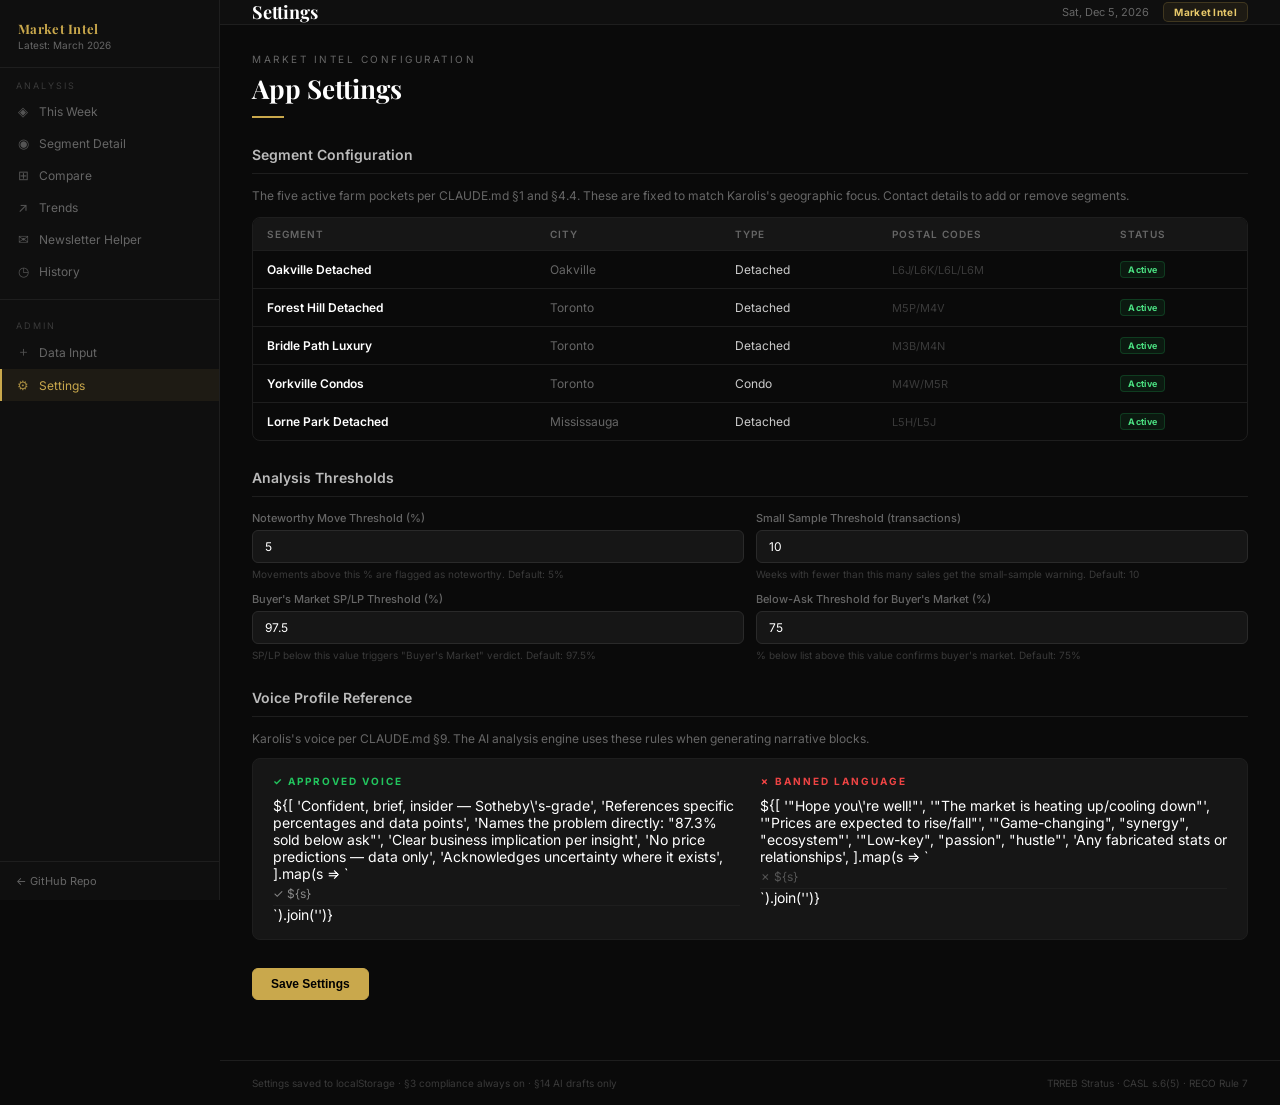
<file: settings-mi.html>
<!DOCTYPE html>
<html lang="en">
<head>
<meta charset="UTF-8">
<title>Market Intel — Settings</title>
<meta name="viewport" content="width=device-width, initial-scale=1">
<link href="https://fonts.googleapis.com/css2?family=Playfair+Display:ital,wght@0,400;0,700;0,900&family=Inter:wght@300;400;500;600;700&display=swap" rel="stylesheet">
<link rel="stylesheet" href="shared.css">
</head>
<body>
<div id="sidebar"></div>
<div class="main">
  <div class="topbar">
    <div class="page-title">Settings</div>
    <div class="topbar-right">
      <span class="tb-date" id="tb-date"></span>
      <span class="system-badge">Market Intel</span>
    </div>
  </div>
  <div class="content">
    <div class="page-header">
      <div class="sec-label">Market Intel Configuration</div>
      <h2>App Settings</h2>
      <div class="gold-bar"></div>
    </div>

    <div class="form-section">
      <h3>Segment Configuration</h3>
      <p style="font-size:12px;color:var(--muted);margin-bottom:14px">The five active farm pockets per CLAUDE.md §1 and §4.4. These are fixed to match Karolis's geographic focus. Contact details to add or remove segments.</p>
      <div class="tbl-wrap">
        <table>
          <thead><tr><th>Segment</th><th>City</th><th>Type</th><th>Postal Codes</th><th>Status</th></tr></thead>
          <tbody id="seg-table"></tbody>
        </table>
      </div>
    </div>

    <div class="form-section">
      <h3>Analysis Thresholds</h3>
      <div class="form-grid">
        <div class="form-group">
          <label class="form-label">Noteworthy Move Threshold (%)</label>
          <input class="form-input" id="s-threshold" type="number" min="1" max="25" placeholder="5">
          <div class="form-hint">Movements above this % are flagged as noteworthy. Default: 5%</div>
        </div>
        <div class="form-group">
          <label class="form-label">Small Sample Threshold (transactions)</label>
          <input class="form-input" id="s-sample" type="number" min="1" max="50" placeholder="10">
          <div class="form-hint">Weeks with fewer than this many sales get the small-sample warning. Default: 10</div>
        </div>
        <div class="form-group">
          <label class="form-label">Buyer's Market SP/LP Threshold (%)</label>
          <input class="form-input" id="s-buyer-splp" type="number" step="0.1" placeholder="97.5">
          <div class="form-hint">SP/LP below this value triggers "Buyer's Market" verdict. Default: 97.5%</div>
        </div>
        <div class="form-group">
          <label class="form-label">Below-Ask Threshold for Buyer's Market (%)</label>
          <input class="form-input" id="s-buyer-below" type="number" step="0.1" placeholder="75">
          <div class="form-hint">% below list above this value confirms buyer's market. Default: 75%</div>
        </div>
      </div>
    </div>

    <div class="form-section">
      <h3>Voice Profile Reference</h3>
      <p style="font-size:12px;color:var(--muted);margin-bottom:12px">Karolis's voice per CLAUDE.md §9. The AI analysis engine uses these rules when generating narrative blocks.</p>
      <div style="background:var(--card2);border:1px solid var(--border);border-radius:8px;padding:16px 20px">
        <div style="display:grid;grid-template-columns:1fr 1fr;gap:20px">
          <div>
            <div style="font-size:10px;letter-spacing:2px;color:var(--green);text-transform:uppercase;margin-bottom:10px;font-weight:700">✓ Approved Voice</div>
            ${[
              'Confident, brief, insider — Sotheby\'s-grade',
              'References specific percentages and data points',
              'Names the problem directly: "87.3% sold below ask"',
              'Clear business implication per insight',
              'No price predictions — data only',
              'Acknowledges uncertainty where it exists',
            ].map(s => `<div style="font-size:12px;color:#888;padding:4px 0;border-bottom:1px solid var(--border)">✓ ${s}</div>`).join('')}
          </div>
          <div>
            <div style="font-size:10px;letter-spacing:2px;color:var(--red);text-transform:uppercase;margin-bottom:10px;font-weight:700">✗ Banned Language</div>
            ${[
              '"Hope you\'re well!"',
              '"The market is heating up/cooling down"',
              '"Prices are expected to rise/fall"',
              '"Game-changing", "synergy", "ecosystem"',
              '"Low-key", "passion", "hustle"',
              'Any fabricated stats or relationships',
            ].map(s => `<div style="font-size:12px;color:#555;padding:4px 0;border-bottom:1px solid var(--border)">✗ ${s}</div>`).join('')}
          </div>
        </div>
      </div>
    </div>

    <div style="display:flex;gap:10px;align-items:center;margin-top:8px">
      <button class="btn btn-gold" onclick="saveSettings()">Save Settings</button>
      <span id="save-conf" style="font-size:12px;color:var(--green);display:none">Saved ✓</span>
    </div>
  </div>
  <footer class="page-footer">
    <span>Settings saved to localStorage · §3 compliance always on · §14 AI drafts only</span>
    <span>TRREB Stratus · CASL s.6(5) · RECO Rule 7</span>
  </footer>
</div>

<script src="shared.js"></script>
<script>
buildMISidebar('settings-mi');
setDate(document.getElementById('tb-date'));

// Segment table
document.getElementById('seg-table').innerHTML = MI_SEGMENTS.map(seg => `
  <tr>
    <td class="td-main">${seg.name}</td>
    <td style="color:var(--muted)">${seg.city}</td>
    <td>${seg.type}</td>
    <td style="font-size:11px;color:var(--muted2)">${seg.postalCodes}</td>
    <td><span class="badge badge-green">Active</span></td>
  </tr>`).join('');

// Load settings
const s = getMISettings();
document.getElementById('s-threshold').value   = s.noteworthy_threshold || 5;
document.getElementById('s-sample').value      = s.small_sample_threshold || 10;
document.getElementById('s-buyer-splp').value  = s.buyer_market_splp_threshold || 97.5;
document.getElementById('s-buyer-below').value = s.buyer_market_below_threshold || 75;

function saveSettings() {
  const updated = {
    noteworthy_threshold:        parseFloat(document.getElementById('s-threshold').value) || 5,
    small_sample_threshold:      parseInt(document.getElementById('s-sample').value) || 10,
    buyer_market_splp_threshold: parseFloat(document.getElementById('s-buyer-splp').value) || 97.5,
    buyer_market_below_threshold:parseFloat(document.getElementById('s-buyer-below').value) || 75,
    segments_active:             MI_SEGMENTS.map(s => s.id),
    voice_style:                 'karolis',
  };
  localStorage.setItem('mi_settings', JSON.stringify(updated));
  const conf = document.getElementById('save-conf');
  conf.style.display = 'inline';
  setTimeout(() => conf.style.display = 'none', 2500);
}
</script>
</body>
</html>
</file>
<file: shared.css>
/* ─── MARKET INTEL · SHARED STYLESHEET ────────────────────────────────── */
*, *::before, *::after { box-sizing: border-box; margin: 0; padding: 0; }

:root {
  --bg:          #0a0a0a;
  --bg2:         #0f0f0f;
  --card:        #111111;
  --card2:       #161616;
  --card3:       #1a1a1a;
  --border:      #1e1e1e;
  --border2:     #2a2a2a;
  --gold:        #C9A84C;
  --gold2:       #e8c96a;
  --gold-dim:    rgba(201,168,76,.08);
  --gold-border: rgba(201,168,76,.2);
  --green:       #22c55e;
  --green-dim:   rgba(34,197,94,.08);
  --red:         #ef4444;
  --red-dim:     rgba(239,68,68,.08);
  --orange:      #f97316;
  --blue:        #3b82f6;
  --purple:      #a855f7;
  --muted:       #666;
  --muted2:      #3a3a3a;
  --sidebar-w:   220px;
  --topbar-h:    54px;
}

html, body { height: 100%; }

body {
  background: var(--bg);
  color: #fff;
  font-family: 'Inter', sans-serif;
  font-size: 14px;
  display: flex;
  min-height: 100vh;
  overflow-x: hidden;
}

/* ─── SIDEBAR ─── */
#sidebar {
  width: var(--sidebar-w);
  background: var(--bg2);
  border-right: 1px solid var(--border);
  position: fixed;
  top: 0; left: 0; bottom: 0;
  display: flex;
  flex-direction: column;
  z-index: 200;
  overflow-y: auto;
}
.sidebar-logo {
  padding: 20px 18px 16px;
  border-bottom: 1px solid var(--border);
}
.sidebar-logo-title {
  font-family: 'Playfair Display', serif;
  font-size: 13px;
  font-weight: 700;
  color: var(--gold);
  letter-spacing: 0.3px;
}
.sidebar-logo-sub {
  font-size: 10px;
  color: var(--muted);
  margin-top: 2px;
}
.sidebar-section {
  padding: 12px 0 4px;
}
.sidebar-section-label {
  font-size: 9px;
  letter-spacing: 2px;
  color: var(--muted2);
  text-transform: uppercase;
  padding: 0 16px;
  margin-bottom: 4px;
}
.sidebar-item {
  display: flex;
  align-items: center;
  gap: 9px;
  padding: 8px 16px;
  font-size: 12px;
  color: var(--muted);
  cursor: pointer;
  text-decoration: none;
  transition: color 0.15s, background 0.15s;
  border-radius: 0;
  position: relative;
}
.sidebar-item:hover { color: #ccc; background: rgba(255,255,255,.02); }
.sidebar-item.active {
  color: var(--gold);
  background: var(--gold-dim);
}
.sidebar-item.active::before {
  content: '';
  position: absolute;
  left: 0; top: 0; bottom: 0;
  width: 2px;
  background: var(--gold);
}
.sidebar-icon { width: 14px; font-size: 13px; opacity: 0.8; flex-shrink: 0; text-align: center; }
.sidebar-divider { height: 1px; background: var(--border); margin: 8px 0; }
.sidebar-back {
  margin-top: auto;
  padding: 12px 16px;
  border-top: 1px solid var(--border);
}
.sidebar-back a {
  font-size: 11px;
  color: var(--muted);
  text-decoration: none;
  display: flex;
  align-items: center;
  gap: 6px;
}
.sidebar-back a:hover { color: #aaa; }

/* ─── MAIN LAYOUT ─── */
.main {
  margin-left: var(--sidebar-w);
  flex: 1;
  display: flex;
  flex-direction: column;
  min-height: 100vh;
}

/* ─── TOPBAR ─── */
.topbar {
  height: var(--topbar-h);
  background: var(--bg2);
  border-bottom: 1px solid var(--border);
  display: flex;
  align-items: center;
  justify-content: space-between;
  padding: 0 32px;
  position: sticky;
  top: 0;
  z-index: 100;
}
.page-title {
  font-family: 'Playfair Display', serif;
  font-size: 18px;
  font-weight: 700;
  color: #fff;
}
.topbar-right { display: flex; align-items: center; gap: 14px; }
.tb-date { font-size: 11px; color: var(--muted); }
.system-badge {
  font-size: 10px;
  font-weight: 700;
  padding: 3px 10px;
  border-radius: 5px;
  background: var(--gold-dim);
  color: var(--gold2);
  border: 1px solid var(--gold-border);
  letter-spacing: 0.3px;
}
.week-badge {
  font-size: 10px;
  color: var(--muted);
  padding: 3px 10px;
  border: 1px solid var(--border2);
  border-radius: 5px;
}

/* ─── CONTENT ─── */
.content {
  padding: 28px 32px 60px;
  flex: 1;
}

/* ─── PAGE HEADER ─── */
.page-header { margin-bottom: 28px; }
.sec-label {
  font-size: 10px;
  letter-spacing: 2.5px;
  color: var(--muted);
  text-transform: uppercase;
  margin-bottom: 6px;
}
.page-header h2 {
  font-family: 'Playfair Display', serif;
  font-size: 26px;
  font-weight: 700;
  color: #fff;
  margin-bottom: 0;
}
.gold-bar { width: 32px; height: 2px; background: var(--gold); margin: 10px 0 18px; }
.page-header p {
  font-size: 13px;
  color: var(--muted);
  max-width: 600px;
  line-height: 1.6;
}

/* ─── KPI STRIP ─── */
.kpi-strip {
  display: grid;
  grid-template-columns: repeat(8, 1fr);
  gap: 1px;
  background: var(--border);
  border: 1px solid var(--border);
  border-radius: 9px;
  overflow: hidden;
  margin-bottom: 24px;
}
.kpi-cell {
  background: var(--card);
  padding: 14px 14px 12px;
}
.kpi-cell-label { font-size: 9px; letter-spacing: 1px; color: var(--muted); text-transform: uppercase; margin-bottom: 6px; }
.kpi-cell-val {
  font-family: 'Playfair Display', serif;
  font-size: 18px;
  font-weight: 700;
  color: #fff;
  line-height: 1;
  margin-bottom: 6px;
}
.kpi-cell-deltas { display: flex; gap: 6px; }
.delta-chip {
  font-size: 9px;
  font-weight: 700;
  padding: 2px 5px;
  border-radius: 3px;
  display: inline-flex;
  align-items: center;
  gap: 2px;
}
.delta-up   { background: var(--green-dim); color: #4ade80; }
.delta-down { background: var(--red-dim);   color: #f87171; }
.delta-neut { background: var(--card3);      color: var(--muted); }
.delta-chip-label { font-size: 8px; opacity: 0.7; font-weight: 400; margin-left: 2px; }

/* ─── SEGMENT TILES ─── */
.segment-grid {
  display: grid;
  grid-template-columns: repeat(5, 1fr);
  gap: 14px;
  margin-bottom: 28px;
}
.segment-tile {
  background: var(--card);
  border: 1px solid var(--border);
  border-radius: 9px;
  padding: 18px;
  cursor: pointer;
  text-decoration: none;
  display: block;
  transition: border-color 0.15s, background 0.15s;
  position: relative;
  overflow: hidden;
}
.segment-tile::before {
  content: '';
  position: absolute;
  top: 0; left: 0; right: 0;
  height: 2px;
  background: var(--gold);
}
.segment-tile:hover { border-color: var(--gold); background: rgba(201,168,76,.03); }
.segment-tile.no-data { opacity: 0.5; cursor: default; }
.segment-tile.no-data:hover { border-color: var(--border); background: var(--card); }
.tile-city { font-size: 9px; letter-spacing: 1.5px; color: var(--muted); text-transform: uppercase; margin-bottom: 4px; }
.tile-name {
  font-family: 'Playfair Display', serif;
  font-size: 15px;
  font-weight: 700;
  color: #fff;
  margin-bottom: 12px;
  line-height: 1.2;
}
.tile-kpi-val {
  font-family: 'Playfair Display', serif;
  font-size: 22px;
  font-weight: 700;
  color: #fff;
  line-height: 1;
  margin-bottom: 2px;
}
.tile-kpi-label { font-size: 9px; color: var(--muted); margin-bottom: 10px; }
.tile-deltas { display: flex; gap: 6px; margin-bottom: 12px; }
.tile-takeaway {
  font-size: 11px;
  color: #888;
  line-height: 1.5;
  border-top: 1px solid var(--border);
  padding-top: 10px;
}
.tile-no-data {
  font-size: 12px;
  color: var(--muted);
  font-style: italic;
  margin-top: 16px;
}

/* ─── CHARTS ─── */
.chart-grid-2 { display: grid; grid-template-columns: 1fr 1fr; gap: 18px; margin-bottom: 24px; }
.chart-grid-1 { margin-bottom: 24px; }
.chart-card {
  background: var(--card);
  border: 1px solid var(--border);
  border-radius: 9px;
  padding: 20px;
}
.chart-card-title { font-size: 12px; font-weight: 600; color: #bbb; margin-bottom: 2px; }
.chart-card-sub { font-size: 10px; color: var(--muted); margin-bottom: 16px; }
.chart-wrap { position: relative; }

/* ─── NARRATIVE ─── */
.narrative-section { margin-top: 28px; }
.narrative-headline {
  font-family: 'Playfair Display', serif;
  font-size: 22px;
  font-weight: 700;
  color: var(--gold2);
  margin-bottom: 16px;
  line-height: 1.3;
}
.narrative-block {
  background: var(--card);
  border: 1px solid var(--border);
  border-left: 3px solid var(--gold);
  border-radius: 0 8px 8px 0;
  padding: 18px 22px;
  margin-bottom: 14px;
}
.narrative-block-label { font-size: 9px; letter-spacing: 2px; color: var(--gold); text-transform: uppercase; margin-bottom: 8px; font-weight: 600; }
.narrative-block p { font-size: 13px; color: #ccc; line-height: 1.75; }
.narrative-block p + p { margin-top: 10px; }
.outlook-block {
  background: var(--gold-dim);
  border: 1px solid var(--gold-border);
  border-radius: 8px;
  padding: 18px 22px;
}
.outlook-block-label { font-size: 9px; letter-spacing: 2px; color: var(--gold); text-transform: uppercase; margin-bottom: 8px; font-weight: 600; }
.outlook-block p { font-size: 13px; color: #ccc; line-height: 1.75; }

/* ─── TABLES ─── */
.tbl-wrap { overflow-x: auto; border: 1px solid var(--border); border-radius: 8px; }
table { width: 100%; border-collapse: collapse; font-size: 12px; }
thead th {
  background: var(--card2);
  color: var(--muted);
  font-size: 10px;
  font-weight: 600;
  letter-spacing: 1px;
  text-transform: uppercase;
  padding: 10px 14px;
  text-align: left;
  border-bottom: 1px solid var(--border);
  white-space: nowrap;
}
tbody td { padding: 10px 14px; border-bottom: 1px solid var(--border); color: #ccc; vertical-align: middle; }
tbody tr:last-child td { border-bottom: none; }
tbody tr:hover td { background: rgba(255,255,255,.015); }
.td-main { font-weight: 600; color: #fff; }

/* ─── COMPARE GRID ─── */
.compare-cols { display: flex; gap: 14px; margin-bottom: 24px; overflow-x: auto; }
.compare-col { flex: 0 0 260px; background: var(--card); border: 1px solid var(--border); border-radius: 9px; overflow: hidden; }
.compare-col-header { padding: 14px 16px; border-bottom: 1px solid var(--border); border-top: 3px solid var(--gold); }
.compare-col-name { font-family: 'Playfair Display', serif; font-size: 15px; font-weight: 700; color: #fff; margin-bottom: 2px; }
.compare-col-meta { font-size: 10px; color: var(--muted); }
.compare-kpi-row { padding: 9px 16px; border-bottom: 1px solid var(--border); display: flex; justify-content: space-between; align-items: center; }
.compare-kpi-row:last-child { border-bottom: none; }
.compare-kpi-label { font-size: 11px; color: var(--muted); }
.compare-kpi-val { font-size: 13px; font-weight: 600; color: #fff; }

/* ─── NEWSLETTER BLOCKS ─── */
.newsletter-segment { margin-bottom: 32px; }
.newsletter-seg-header { display: flex; align-items: center; justify-content: space-between; margin-bottom: 14px; }
.newsletter-seg-title {
  font-family: 'Playfair Display', serif;
  font-size: 18px;
  font-weight: 700;
  color: #fff;
}
.copy-block { margin-bottom: 12px; }
.copy-block-label { font-size: 9px; letter-spacing: 2px; color: var(--muted); text-transform: uppercase; margin-bottom: 6px; display: flex; justify-content: space-between; align-items: center; }
.copy-btn {
  font-size: 10px;
  padding: 3px 10px;
  border-radius: 4px;
  background: var(--card3);
  border: 1px solid var(--border2);
  color: var(--muted);
  cursor: pointer;
  transition: color 0.15s, border-color 0.15s;
}
.copy-btn:hover { color: var(--gold2); border-color: var(--gold-border); }
.copy-btn.copied { color: var(--green); border-color: rgba(34,197,94,.3); }
.copy-area {
  background: var(--card2);
  border: 1px solid var(--border);
  border-radius: 6px;
  padding: 14px 16px;
  font-size: 12px;
  color: #ccc;
  line-height: 1.7;
  white-space: pre-wrap;
  font-family: 'Inter', sans-serif;
}

/* ─── FORMS (Data Input) ─── */
.form-section { margin-bottom: 28px; }
.form-section h3 { font-size: 14px; font-weight: 600; color: #bbb; margin-bottom: 14px; padding-bottom: 10px; border-bottom: 1px solid var(--border); }
.form-grid { display: grid; grid-template-columns: 1fr 1fr; gap: 12px; }
.form-grid-3 { display: grid; grid-template-columns: 1fr 1fr 1fr; gap: 12px; }
.form-group { display: flex; flex-direction: column; gap: 5px; }
.form-group.full { grid-column: 1 / -1; }
.form-label { font-size: 11px; color: var(--muted); font-weight: 500; }
.form-input, .form-select, .form-textarea {
  background: var(--card2);
  border: 1px solid var(--border2);
  border-radius: 6px;
  padding: 8px 12px;
  color: #fff;
  font-size: 12px;
  font-family: 'Inter', sans-serif;
  transition: border-color 0.15s;
  outline: none;
}
.form-input:focus, .form-select:focus, .form-textarea:focus { border-color: var(--gold); }
.form-textarea { resize: vertical; min-height: 80px; line-height: 1.5; }
.form-hint { font-size: 10px; color: var(--muted2); }

/* ─── BUTTONS ─── */
.btn {
  display: inline-flex;
  align-items: center;
  gap: 6px;
  padding: 8px 18px;
  border-radius: 6px;
  font-size: 12px;
  font-weight: 600;
  cursor: pointer;
  border: 1px solid var(--border2);
  background: var(--card2);
  color: #bbb;
  transition: all 0.15s;
  text-decoration: none;
}
.btn:hover { color: #fff; border-color: #3a3a3a; }
.btn-gold {
  background: var(--gold);
  border-color: var(--gold);
  color: #000;
}
.btn-gold:hover { background: var(--gold2); border-color: var(--gold2); }
.btn-sm { padding: 5px 12px; font-size: 11px; }

/* ─── BADGES ─── */
.badge {
  display: inline-block;
  font-size: 9px;
  font-weight: 700;
  padding: 2px 7px;
  border-radius: 4px;
  letter-spacing: 0.3px;
}
.badge-gold   { background: var(--gold-dim);   color: var(--gold2);  border: 1px solid var(--gold-border); }
.badge-green  { background: var(--green-dim);  color: #4ade80;       border: 1px solid rgba(34,197,94,.2); }
.badge-red    { background: var(--red-dim);    color: #f87171;       border: 1px solid rgba(239,68,68,.2); }
.badge-blue   { background: rgba(59,130,246,.08); color: #60a5fa;    border: 1px solid rgba(59,130,246,.2); }
.badge-orange { background: rgba(249,115,22,.08); color: #fb923c;    border: 1px solid rgba(249,115,22,.2); }
.badge-grey   { background: rgba(255,255,255,.04); color: #555;      border: 1px solid var(--border); }

/* ─── TABS ─── */
.tabs { display: flex; gap: 2px; margin-bottom: 20px; border-bottom: 1px solid var(--border); padding-bottom: 0; }
.tab {
  padding: 8px 16px;
  font-size: 12px;
  font-weight: 500;
  color: var(--muted);
  cursor: pointer;
  background: none;
  border: none;
  border-bottom: 2px solid transparent;
  margin-bottom: -1px;
  transition: color 0.15s, border-color 0.15s;
}
.tab:hover { color: #bbb; }
.tab.active { color: var(--gold); border-bottom-color: var(--gold); }

/* ─── EMPTY STATE ─── */
.empty-state {
  background: var(--card);
  border: 1px dashed var(--border2);
  border-radius: 9px;
  padding: 40px 24px;
  text-align: center;
}
.empty-state-icon { font-size: 28px; margin-bottom: 12px; opacity: 0.4; }
.empty-state-title { font-size: 14px; font-weight: 600; color: #555; margin-bottom: 6px; }
.empty-state-sub { font-size: 12px; color: var(--muted2); line-height: 1.5; }

/* ─── SMALL SAMPLE WARNING ─── */
.sample-flag {
  display: inline-flex;
  align-items: center;
  gap: 5px;
  font-size: 10px;
  color: var(--orange);
  background: rgba(249,115,22,.06);
  border: 1px solid rgba(249,115,22,.2);
  border-radius: 5px;
  padding: 4px 10px;
  margin-bottom: 12px;
}

/* ─── ALERT BOX ─── */
.alert-box {
  background: var(--gold-dim);
  border: 1px solid var(--gold-border);
  border-radius: 8px;
  padding: 16px 20px;
  font-size: 13px;
  color: #ccc;
  line-height: 1.6;
  margin-bottom: 20px;
  animation: goldPulse 3s ease-in-out infinite;
}
@keyframes goldPulse {
  0%, 100% { box-shadow: 0 0 0 0 rgba(201,168,76,0); }
  50%       { box-shadow: 0 0 16px 2px rgba(201,168,76,.1); }
}
.alert-box strong { color: var(--gold2); }

/* ─── CARDS ─── */
.card {
  background: var(--card);
  border: 1px solid var(--border);
  border-radius: 9px;
  padding: 20px;
  margin-bottom: 16px;
}
.card-sm { background: var(--card); border: 1px solid var(--border); border-radius: 9px; padding: 16px; }

/* ─── FOOTER ─── */
.page-footer {
  border-top: 1px solid var(--border);
  padding: 16px 32px;
  display: flex;
  justify-content: space-between;
  font-size: 10px;
  color: var(--muted2);
  gap: 20px;
}

/* ─── UTILITY ─── */
.mt-8  { margin-top: 8px; }
.mt-16 { margin-top: 16px; }
.mt-24 { margin-top: 24px; }
.text-gold   { color: var(--gold2); }
.text-green  { color: var(--green); }
.text-red    { color: var(--red); }
.text-muted  { color: var(--muted); }
.text-orange { color: var(--orange); }

/* scrollbar */
::-webkit-scrollbar { width: 6px; height: 6px; }
::-webkit-scrollbar-track { background: transparent; }
::-webkit-scrollbar-thumb { background: #2a2a2a; border-radius: 3px; }
::-webkit-scrollbar-thumb:hover { background: #3a3a3a; }
</file>
